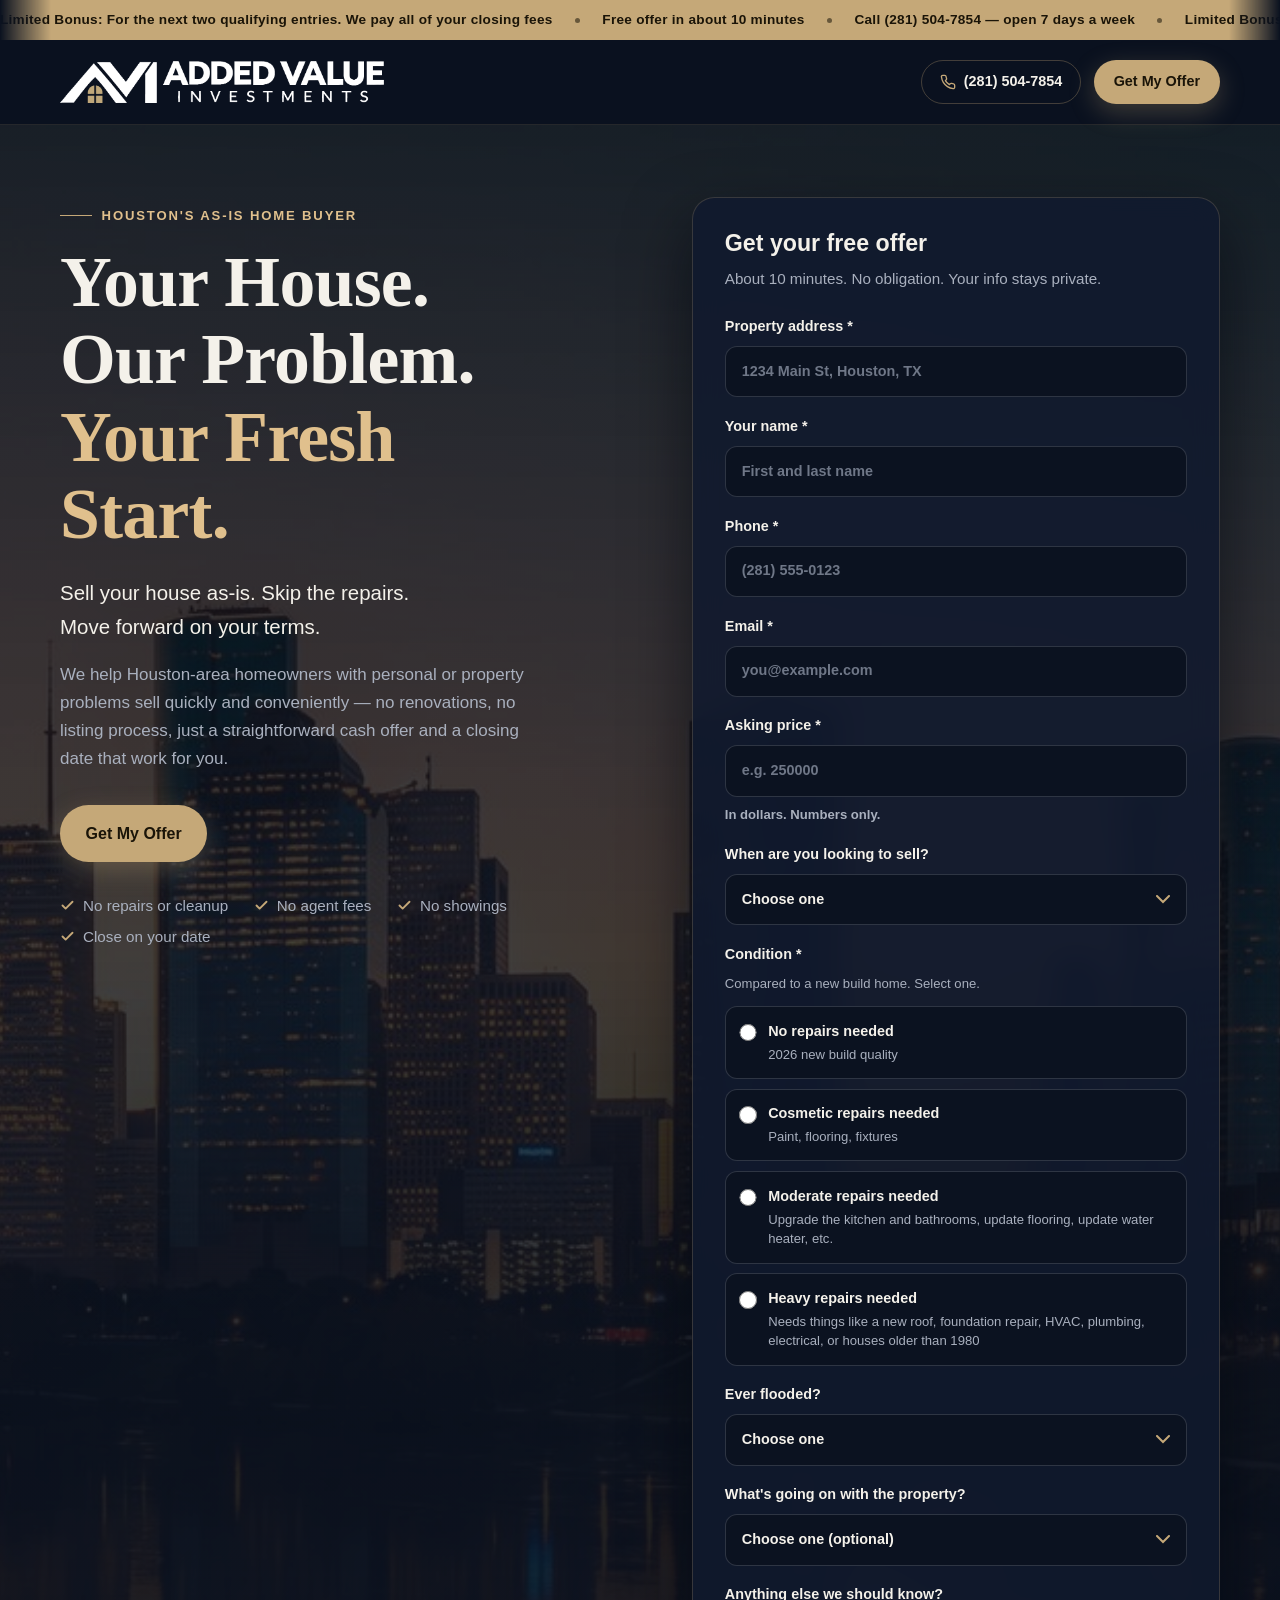
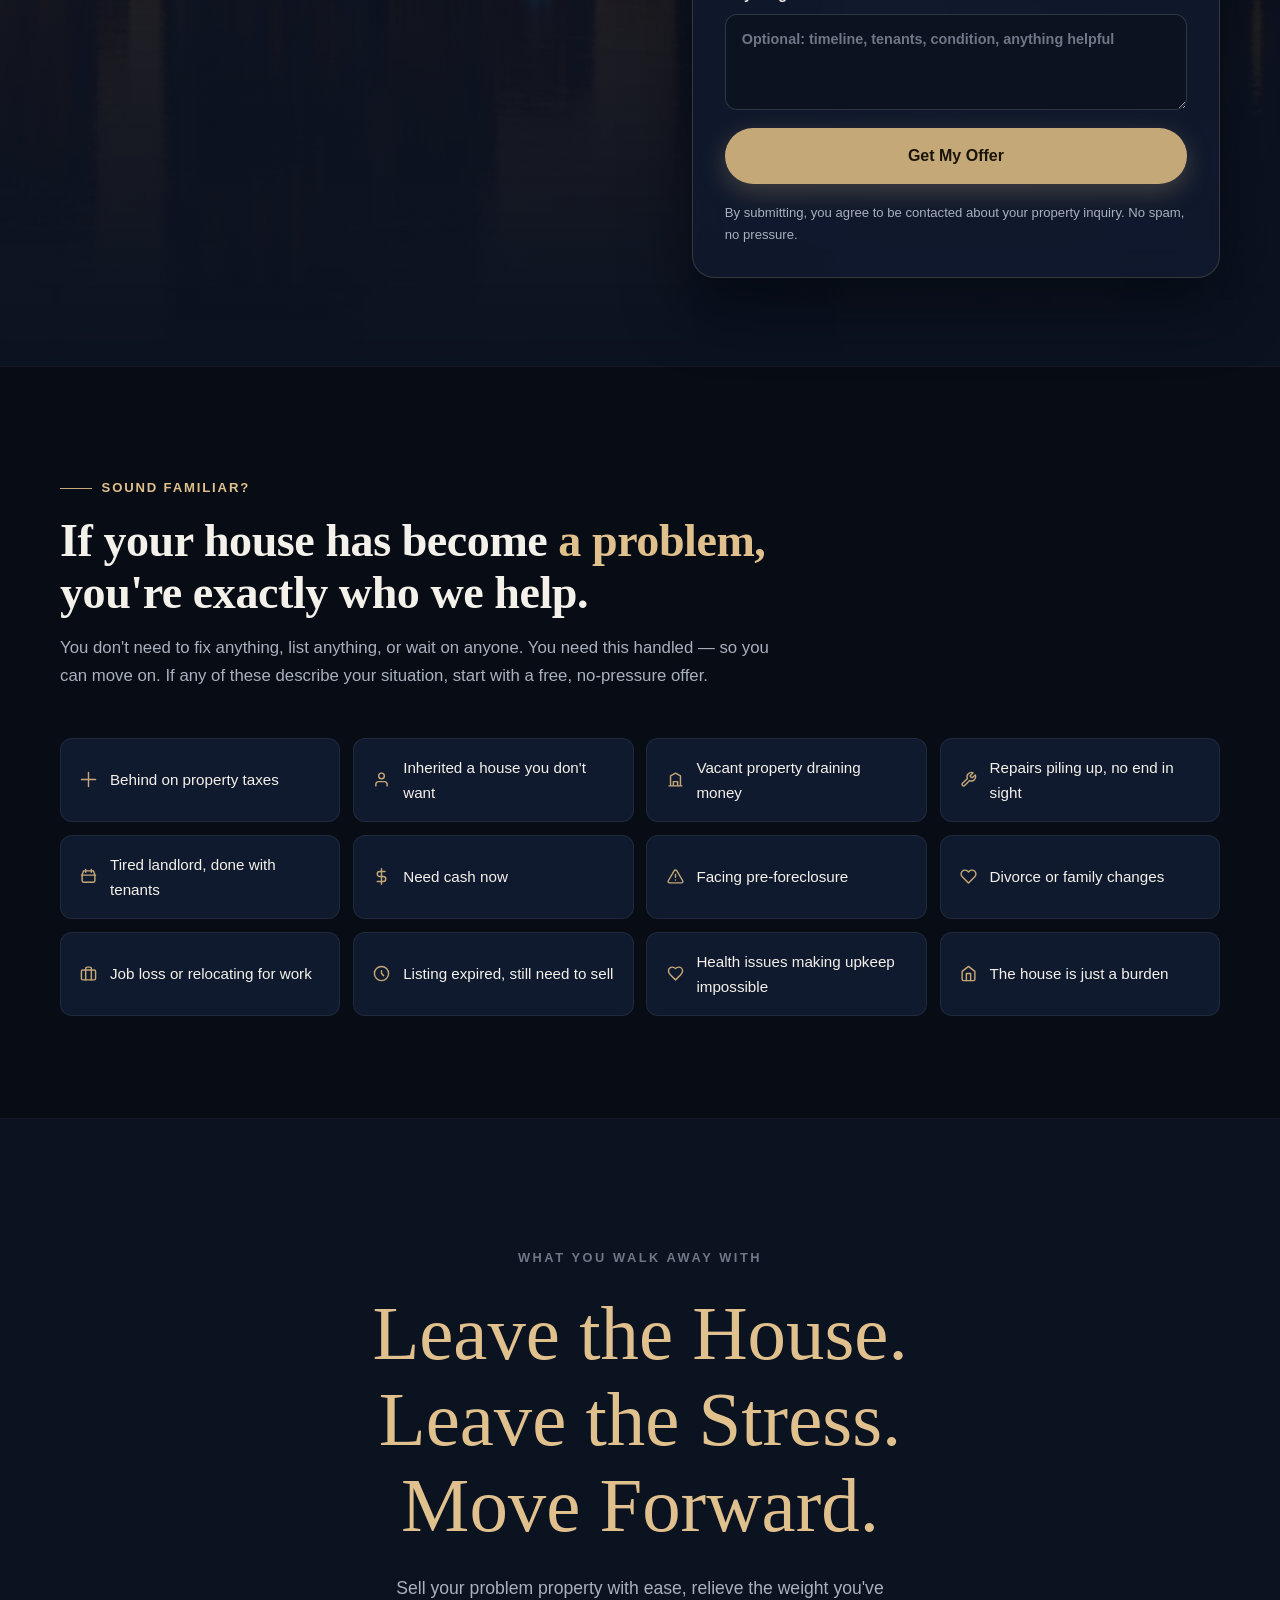
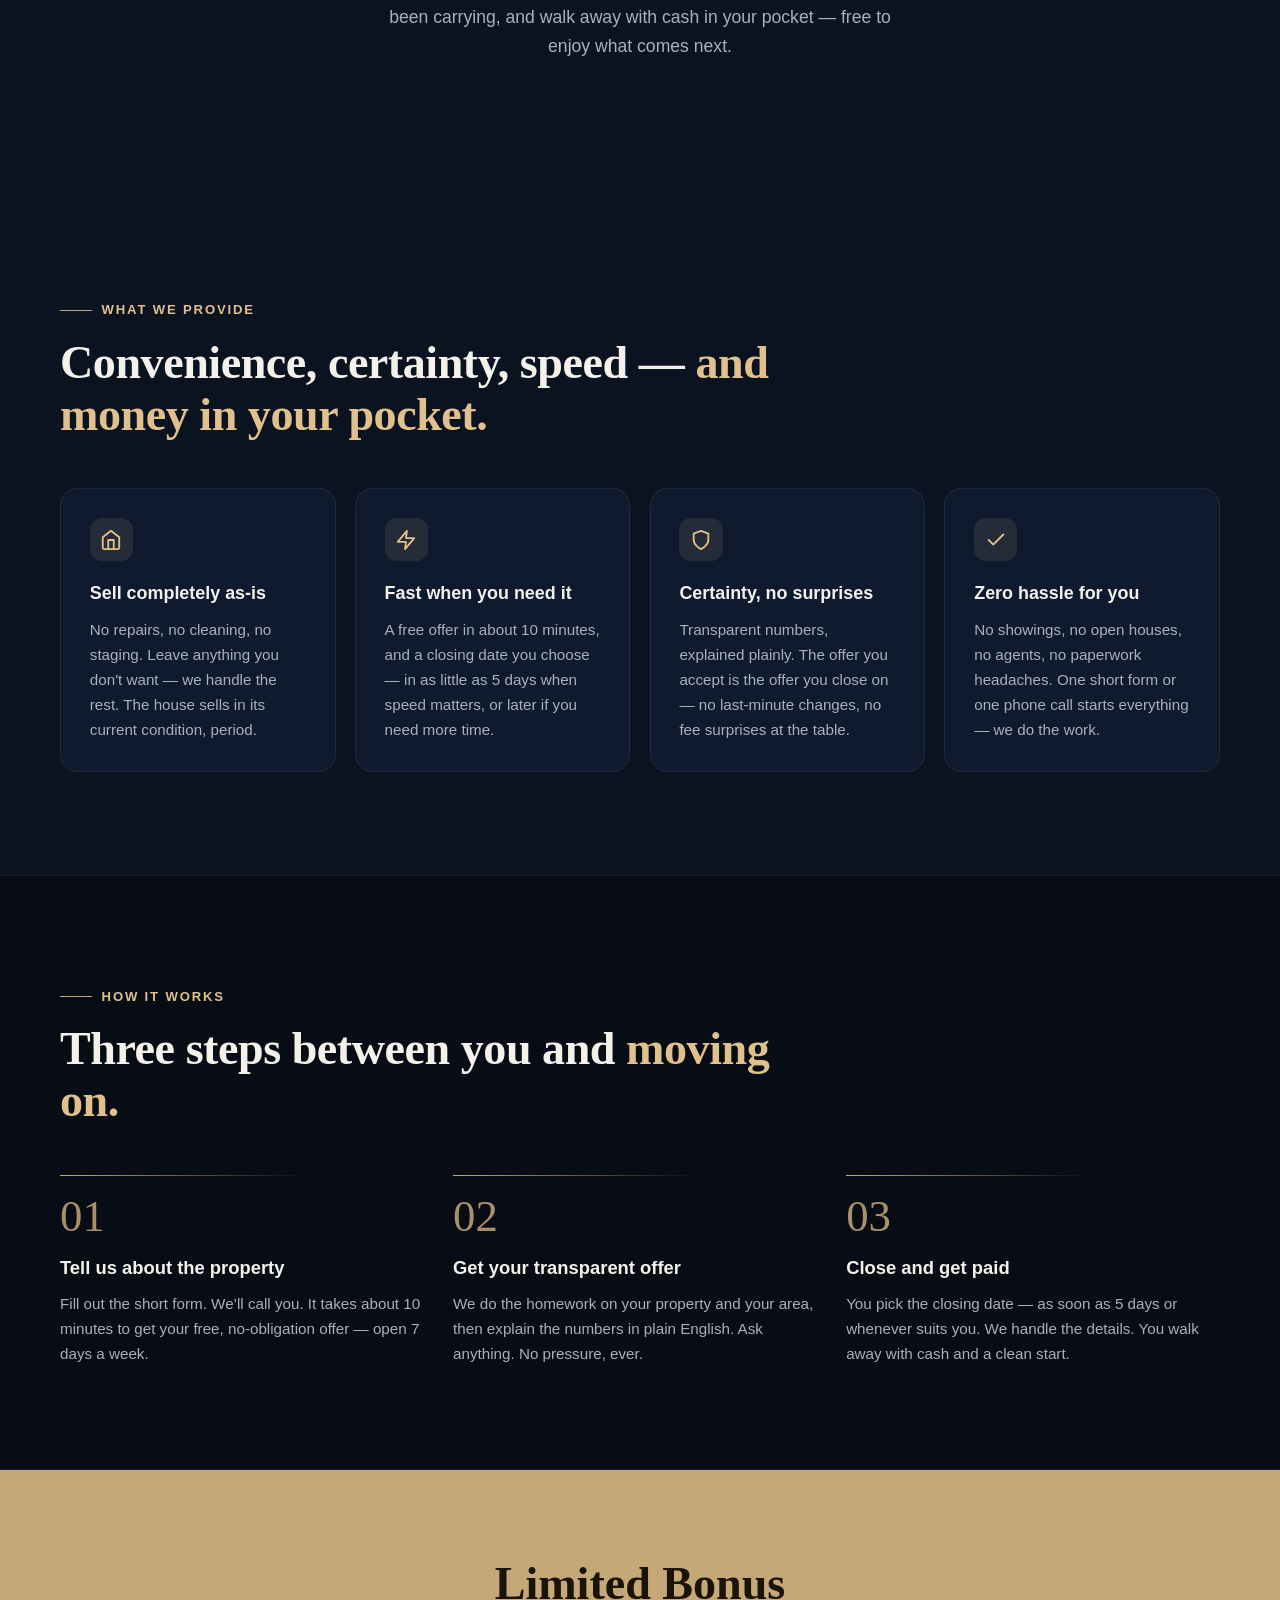
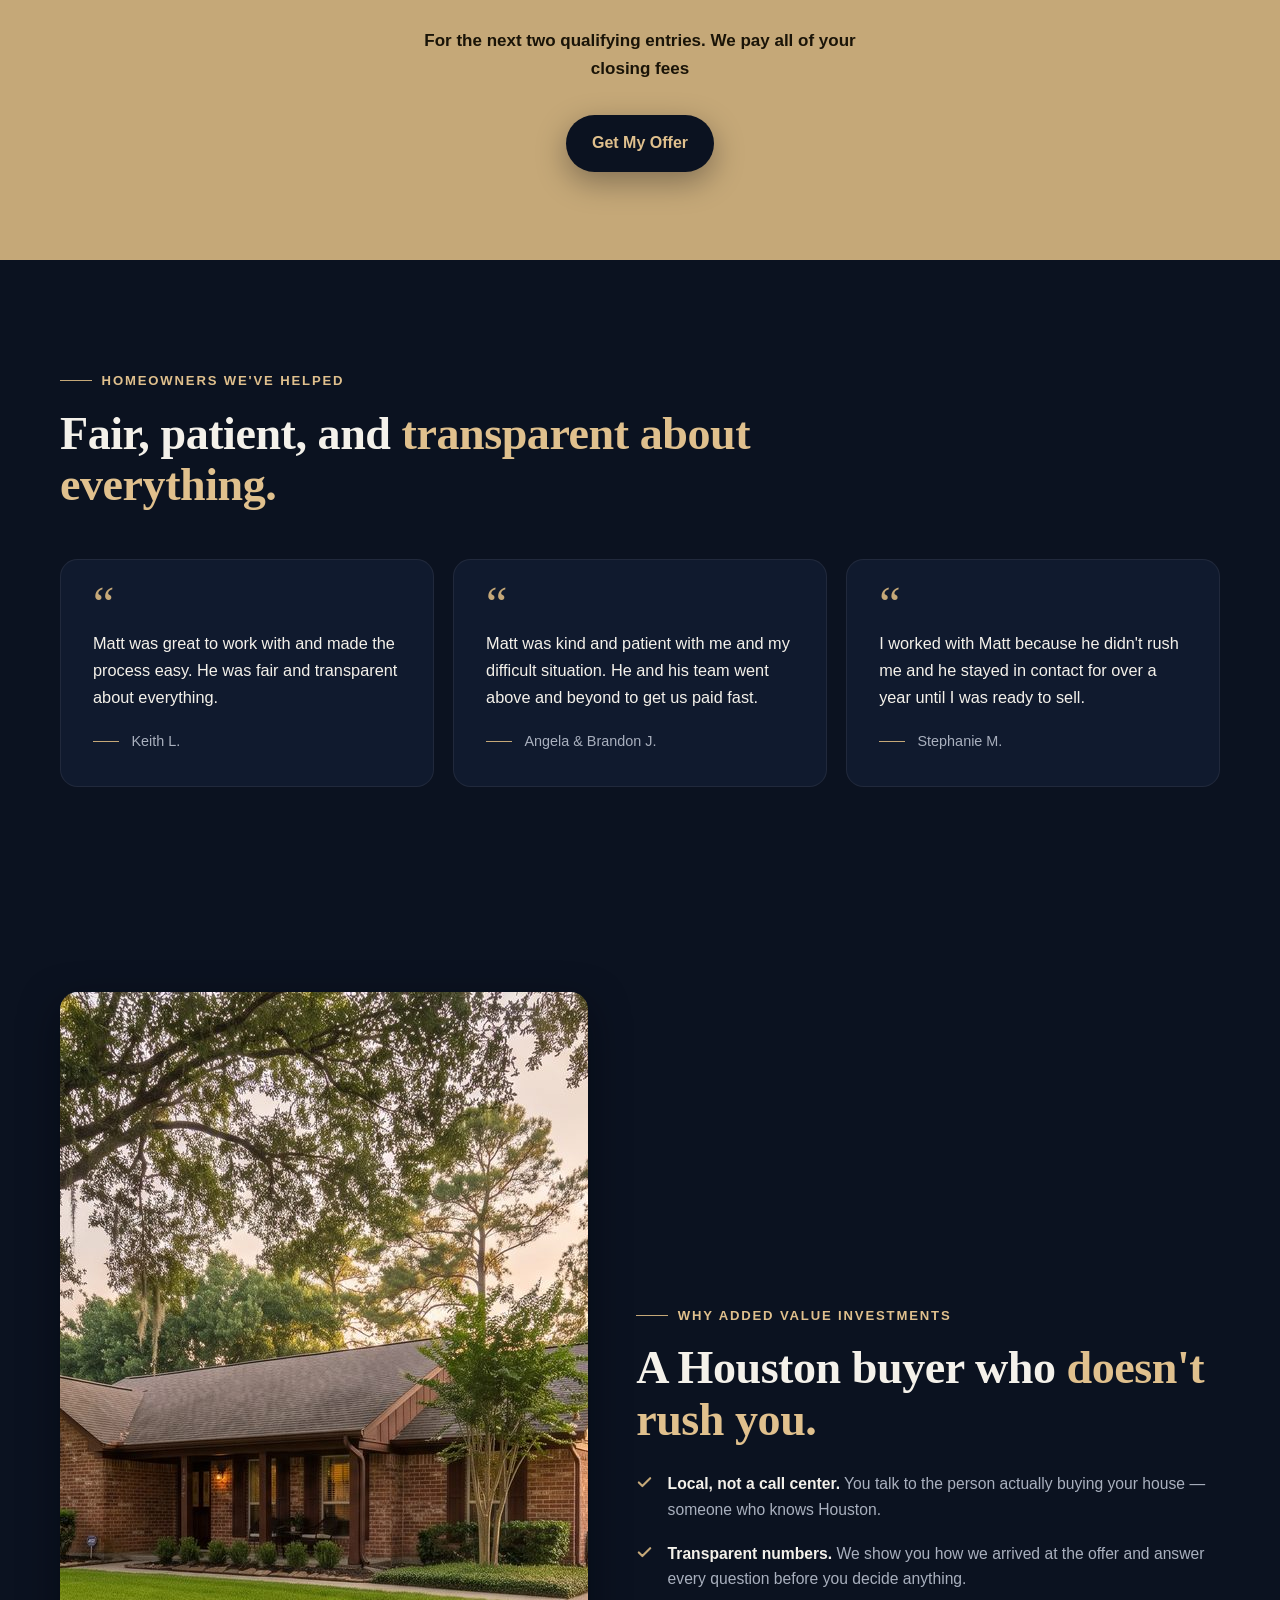
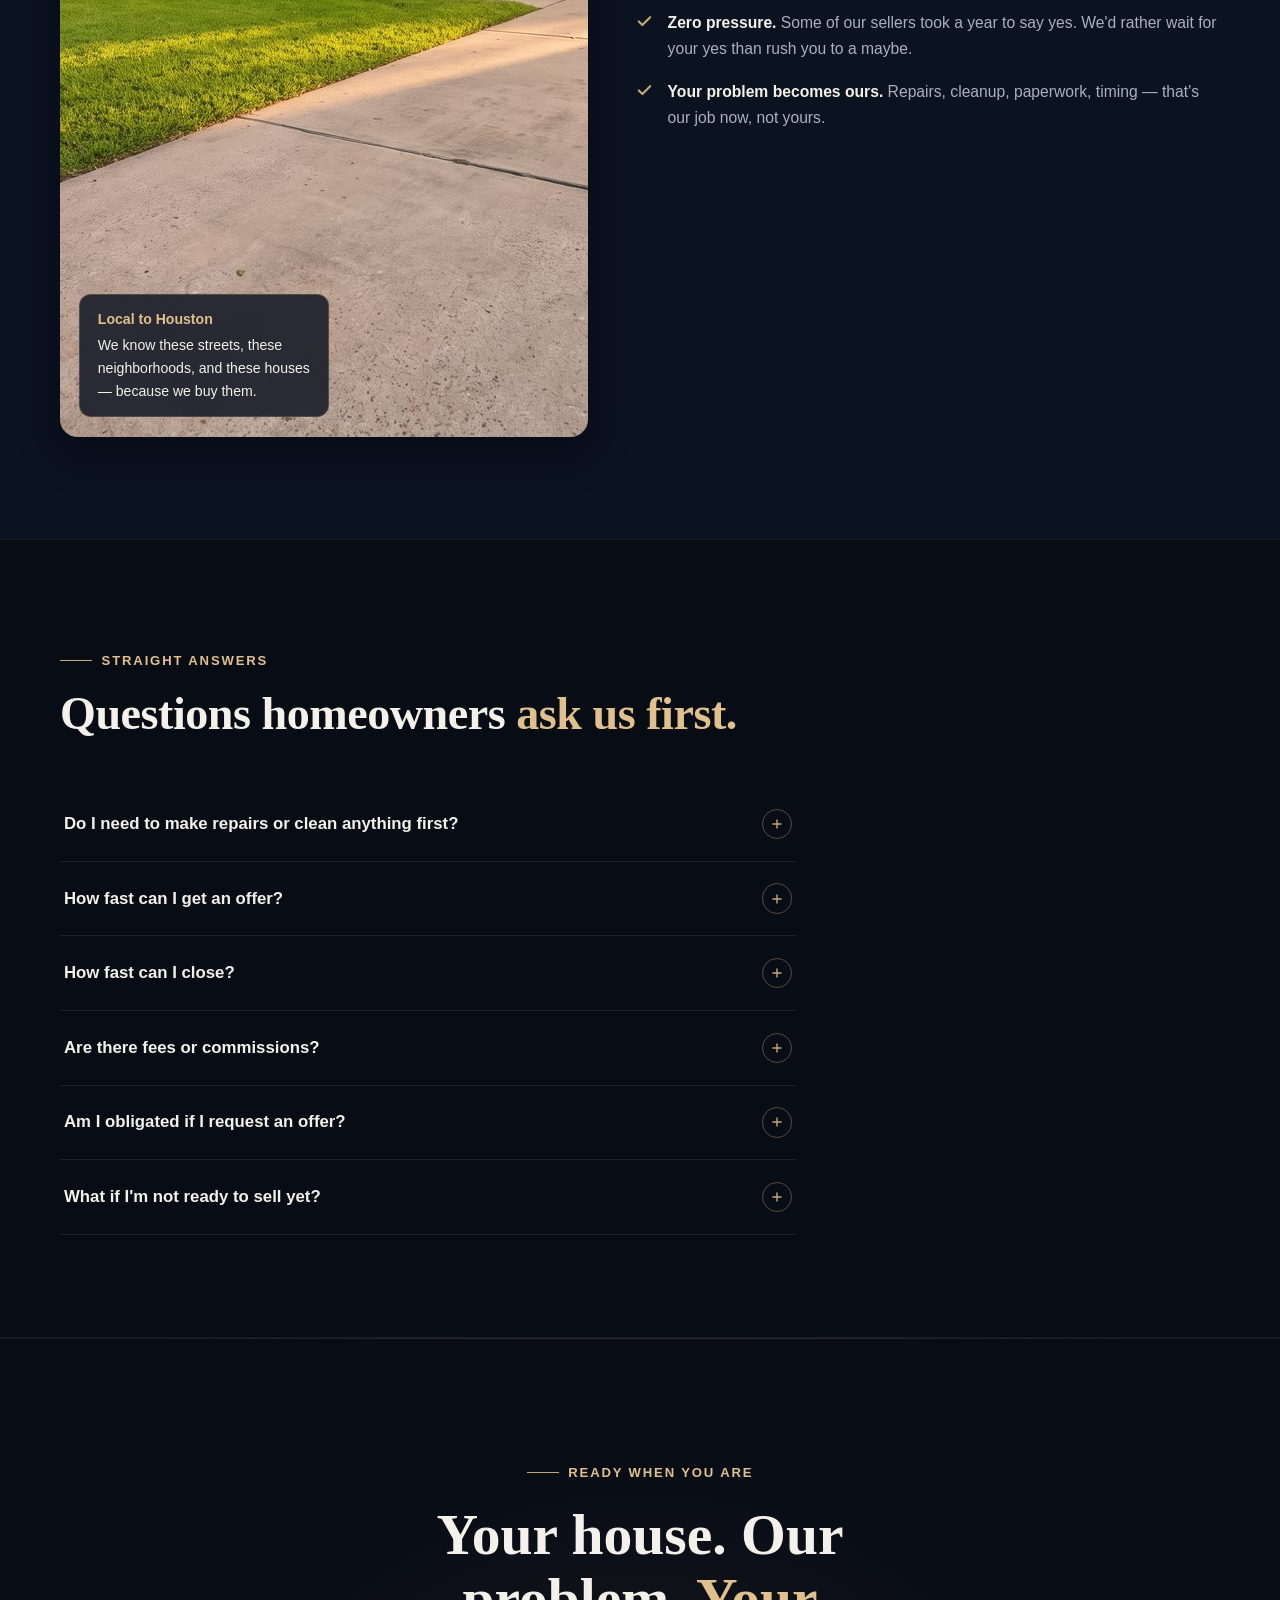
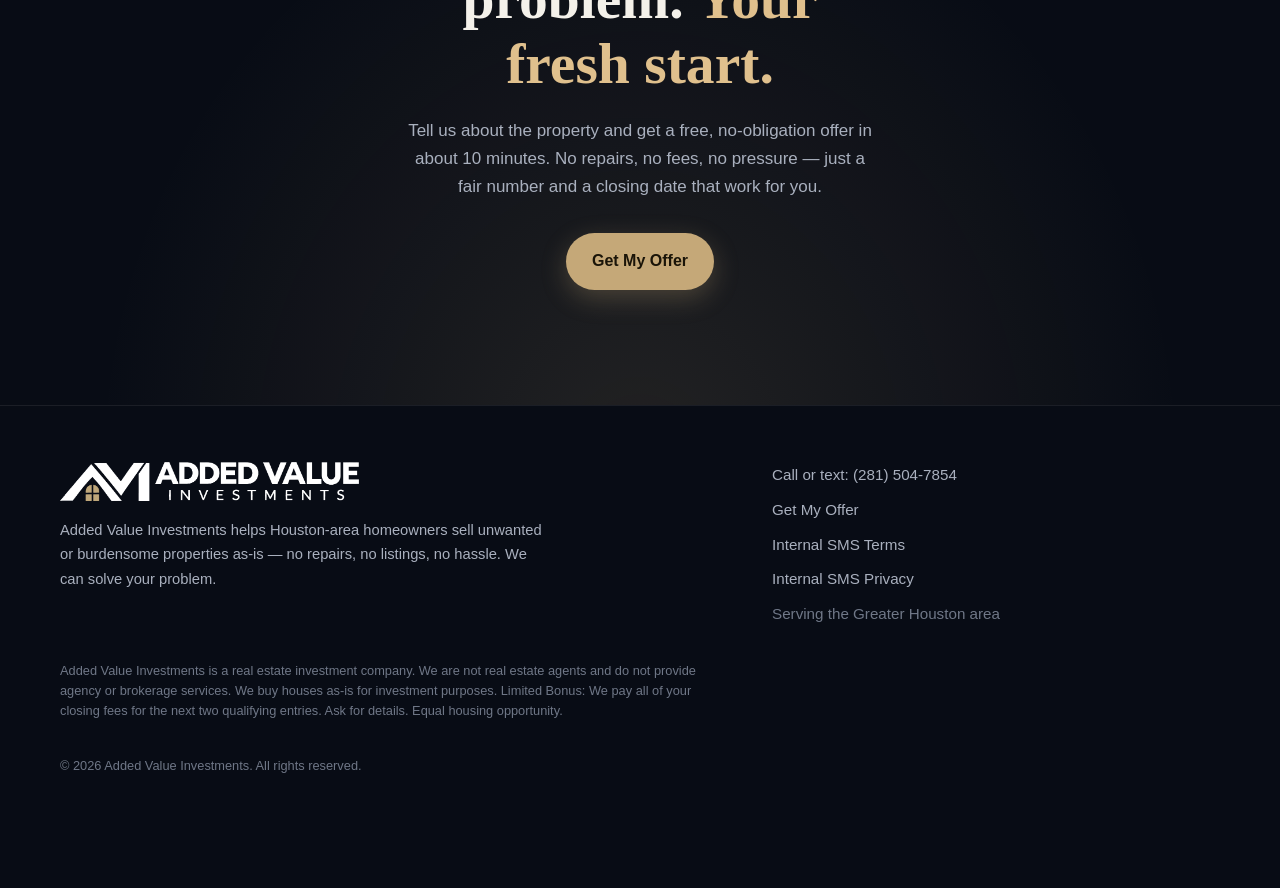
<file: index.html>
<!DOCTYPE html>
<html lang="en">
<head>
  <meta charset="UTF-8" />
  <meta name="viewport" content="width=device-width, initial-scale=1.0" />
  <title>Sell My House Fast in Houston, TX — As-Is, No Fees | Added Value Investments</title>
  <meta name="description" content="Sell your Houston house as-is for cash. No repairs, no showings, no agent fees. Free offer in about 10 minutes. Call (281) 504-7854 — open 7 days a week." />
  <meta name="robots" content="index,follow" />
  <meta name="theme-color" content="#0b1220" />
  <meta property="og:title" content="Sell My House Fast in Houston, TX | Added Value Investments" />
  <meta property="og:description" content="Your house. Our problem. Your fresh start. Sell as-is, skip the repairs, move forward on your terms. Free offer in about 10 minutes." />
  <meta property="og:type" content="website" />
  <meta property="og:locale" content="en_US" />
  <meta name="twitter:card" content="summary_large_image" />
  <meta name="twitter:title" content="Sell My House Fast in Houston, TX | Added Value Investments" />
  <meta name="twitter:description" content="Sell your house as-is. Skip the repairs. Free offer in about 10 minutes. (281) 504-7854." />
  <link rel="canonical" href="https://addedvaluehomebuyers.com/" />
  <link rel="icon" type="image/png" href="assets/avi-logo.png" />
  <link rel="preconnect" href="https://api.fontshare.com" crossorigin />
  <link href="https://api.fontshare.com/v2/css?f[]=general-sans@400,500,600,700&display=swap" rel="stylesheet" />
  <link href="https://api.fontshare.com/v2/css?f[]=zodiak@400,500,700&display=swap" rel="stylesheet" />
  <style>
    :root {
      --navy-0: #080c15;
      --navy-1: #0b1220;
      --navy-2: #101a2e;
      --navy-3: #16223c;
      --gold: #c5a878;
      --gold-bright: #e0c08d;
      --gold-deep: #a8894f;
      --ink: #f4f1ea;
      --ink-muted: #a9b0be;
      --ink-faint: #6f7787;
      --on-gold: #1a1408;
      --radius-md: 0.75rem;
      --radius-lg: 1.1rem;
      --radius-full: 999px;
      --shadow-md: 0 14px 38px rgba(2, 5, 12, 0.5);
      --shadow-lg: 0 26px 64px rgba(2, 5, 12, 0.6);
      --font-body: 'General Sans', 'Segoe UI', sans-serif;
      --font-serif: 'Zodiak', Georgia, serif;
      --content: 1160px;
      --ease: cubic-bezier(0.16, 1, 0.3, 1);
    }
    *, *::before, *::after { box-sizing: border-box; margin: 0; padding: 0; }
    html { scroll-behavior: smooth; -webkit-text-size-adjust: 100%; }
    body {
      min-height: 100vh;
      background: var(--navy-1);
      color: var(--ink);
      font-family: var(--font-body);
      font-size: 1.0625rem;
      line-height: 1.65;
      overflow-x: hidden;
    }
    img { display: block; max-width: 100%; }
    a { color: inherit; text-decoration: none; }
    button, input, textarea, select { font: inherit; }
    button { border: 0; cursor: pointer; }
    :focus-visible { outline: 2px solid var(--gold-bright); outline-offset: 3px; border-radius: 4px; }
    .skip-link {
      position: absolute; left: -999px; top: 0.75rem; z-index: 200;
      background: var(--gold); color: var(--on-gold);
      padding: 0.6rem 1.1rem; border-radius: var(--radius-full); font-weight: 600;
    }
    .skip-link:focus { left: 0.75rem; }
    .container { width: min(calc(100% - 2.5rem), var(--content)); margin-inline: auto; }

    /* ---------- Ticker ---------- */
    .ticker {
      background: var(--gold); color: var(--on-gold);
      overflow: hidden; white-space: nowrap;
      font-size: 0.85rem; font-weight: 600; letter-spacing: 0.02em;
      -webkit-mask-image: linear-gradient(90deg, transparent, #000 4%, #000 96%, transparent);
      mask-image: linear-gradient(90deg, transparent, #000 4%, #000 96%, transparent);
    }
    .ticker-track { display: inline-flex; gap: 0; padding: 0.55rem 0; will-change: transform; }
    .ticker span { display: inline-flex; align-items: center; gap: 1.4rem; padding-right: 1.4rem; }
    .ticker .dot { width: 5px; height: 5px; border-radius: 50%; background: var(--on-gold); opacity: 0.55; flex-shrink: 0; }
    @keyframes ticker-scroll { from { transform: translateX(0); } to { transform: translateX(-50%); } }
    .ticker-track { animation: ticker-scroll 38s linear infinite; }

    /* ---------- Header ---------- */
    .site-header {
      position: sticky; top: 0; z-index: 100;
      background: color-mix(in srgb, var(--navy-1) 86%, transparent);
      backdrop-filter: blur(16px);
      border-bottom: 1px solid rgba(197, 168, 120, 0.14);
    }
    .header-inner { display: flex; align-items: center; justify-content: space-between; gap: 1rem; min-height: 5.25rem; }
    .brand { display: inline-flex; align-items: center; gap: 0.9rem; }
    .brand img { height: 2.6rem; width: auto; }
    .call-chip {
      display: inline-flex; align-items: center; gap: 0.5rem;
      border: 1px solid rgba(197, 168, 120, 0.3); color: var(--ink);
      border-radius: var(--radius-full); padding: 0.55rem 1.1rem;
      font-size: 0.9rem; font-weight: 600; min-height: 44px;
      transition: border-color 180ms var(--ease), color 180ms var(--ease);
    }
    .call-chip svg { flex-shrink: 0; color: var(--gold); }
    .call-chip:hover { border-color: var(--gold); color: var(--gold-bright); }
    .num-alt { display: none; }

    /* ---------- Buttons ---------- */
    .btn {
      display: inline-flex; align-items: center; justify-content: center; gap: 0.55rem;
      min-height: 52px; padding: 0.95rem 1.6rem;
      border-radius: var(--radius-full); font-weight: 700; font-size: 1rem;
      transition: transform 180ms var(--ease), background 180ms var(--ease), box-shadow 180ms var(--ease), border-color 180ms var(--ease);
    }
    .btn:hover { transform: translateY(-2px); }
    .btn-gold { background: var(--gold); color: var(--on-gold); box-shadow: 0 8px 26px rgba(197, 168, 120, 0.28); }
    .btn-gold:hover { background: var(--gold-bright); box-shadow: 0 12px 32px rgba(224, 192, 141, 0.4); }
    .btn-outline { border: 1px solid rgba(244, 241, 234, 0.28); color: var(--ink); }
    .btn-outline:hover { border-color: var(--gold); color: var(--gold-bright); }
    .btn-sm { min-height: 44px; padding: 0.6rem 1.25rem; font-size: 0.9rem; }

    /* ---------- Hero ---------- */
    .hero { position: relative; }
    .hero-bg { position: absolute; inset: 0; z-index: -1; }
    .hero-bg img { width: 100%; height: 100%; object-fit: cover; }
    .hero-bg::after {
      content: ""; position: absolute; inset: 0;
      background:
        linear-gradient(180deg, rgba(8, 12, 21, 0.86) 0%, rgba(11, 18, 32, 0.78) 45%, var(--navy-1) 100%),
        radial-gradient(ellipse at 70% 20%, rgba(197, 168, 120, 0.12), transparent 55%);
    }
    .hero-inner { display: grid; gap: 3rem; padding: 4.5rem 0 5.5rem; align-items: start; }
    .eyebrow {
      display: inline-flex; align-items: center; gap: 0.6rem;
      color: var(--gold-bright); font-size: 0.82rem; font-weight: 700;
      letter-spacing: 0.14em; text-transform: uppercase;
    }
    .eyebrow::before { content: ""; width: 2rem; height: 1px; background: var(--gold); }
    .hero h1 {
      font-family: var(--font-serif);
      font-size: clamp(2.6rem, 5.6vw, 4.6rem);
      line-height: 1.08; letter-spacing: -0.01em;
      margin-top: 1.1rem; max-width: 14ch;
    }
    .hero h1 em { font-style: normal; color: var(--gold-bright); }
    .hero-sub { font-size: clamp(1.1rem, 1.6vw, 1.35rem); color: var(--ink); font-weight: 500; margin-top: 1.4rem; max-width: 34ch; }
    .hero-body { color: var(--ink-muted); margin-top: 1.1rem; max-width: 52ch; }
    .hero-ctas { display: flex; flex-wrap: wrap; gap: 0.9rem; margin-top: 2rem; }
    .hero-trust {
      display: flex; flex-wrap: wrap; gap: 0.4rem 1.6rem;
      margin-top: 1.9rem; list-style: none;
      color: var(--ink-muted); font-size: 0.95rem;
    }
    .hero-trust li { display: flex; align-items: center; gap: 0.5rem; }
    .hero-trust svg { color: var(--gold); flex-shrink: 0; }

    /* ---------- Form ---------- */
    .offer-card {
      background: color-mix(in srgb, var(--navy-2) 88%, transparent);
      border: 1px solid rgba(197, 168, 120, 0.22);
      border-radius: 1.4rem; padding: 2rem;
      box-shadow: var(--shadow-lg);
      backdrop-filter: blur(14px);
      scroll-margin-top: 6.5rem;
    }
    .offer-card h2 { font-size: 1.45rem; line-height: 1.2; }
    .offer-card > p { color: var(--ink-muted); font-size: 0.95rem; margin-top: 0.5rem; }
    .form-grid { display: grid; gap: 1.1rem; margin-top: 1.5rem; }
    label { display: grid; gap: 0.45rem; font-size: 0.9rem; font-weight: 600; }
    input, textarea, select {
      width: 100%; border-radius: var(--radius-md);
      border: 1px solid rgba(169, 176, 190, 0.22);
      background: var(--navy-1); color: var(--ink);
      min-height: 3.2rem; padding: 0.8rem 1rem;
      transition: border-color 180ms var(--ease), box-shadow 180ms var(--ease);
    }
    select { appearance: none; background-image: url("data:image/svg+xml,%3Csvg xmlns='http://www.w3.org/2000/svg' width='14' height='9' viewBox='0 0 14 9'%3E%3Cpath d='M1 1l6 6 6-6' stroke='%23c5a878' stroke-width='2' fill='none' stroke-linecap='round'/%3E%3C/svg%3E"); background-repeat: no-repeat; background-position: right 1rem center; padding-right: 2.6rem; }
    textarea { min-height: 6rem; resize: vertical; }
    input:focus, textarea:focus, select:focus { border-color: var(--gold); box-shadow: 0 0 0 3px rgba(197, 168, 120, 0.18); outline: none; }
    input::placeholder, textarea::placeholder { color: var(--ink-faint); }
    .form-note { color: var(--ink-muted); font-size: 0.82rem; }
    .condition-field { min-width: 0; border: 0; padding: 0; margin: 0; }
    .condition-field legend { font-size: 0.9rem; font-weight: 600; margin-bottom: 0.4rem; }
    .field-hint { color: var(--ink-muted); font-size: 0.82rem; margin-bottom: 0.7rem; }
    .condition-options { display: grid; gap: 0.6rem; }
    .condition-option {
      display: grid; grid-template-columns: 1.1rem minmax(0, 1fr); gap: 0.7rem;
      align-items: start; padding: 0.85rem; border-radius: var(--radius-md);
      border: 1px solid rgba(169, 176, 190, 0.22); background: var(--navy-1);
      cursor: pointer; font-weight: 400; line-height: 1.5;
    }
    .condition-option:has(input:checked) { border-color: var(--gold); background: rgba(197, 168, 120, 0.09); }
    .condition-option input { width: 1.1rem; height: 1.1rem; min-height: 0; padding: 0; margin: 0.2rem 0 0; accent-color: var(--gold); }
    .condition-option strong { display: block; font-weight: 600; }
    .condition-option .repair-description { display: block; color: var(--ink-muted); font-size: 0.82rem; margin-top: 0.15rem; }
    .form-error { color: #e09a9a; font-size: 0.85rem; font-weight: 600; }
    .form-success {
      display: none; text-align: center; padding: 2.2rem 0.5rem;
    }
    .form-success .check {
      width: 4rem; height: 4rem; margin: 0 auto 1.2rem; border-radius: 50%;
      background: rgba(197, 168, 120, 0.14); display: grid; place-items: center; color: var(--gold-bright);
    }
    .form-success h3 { font-size: 1.3rem; }
    .form-success p { color: var(--ink-muted); margin-top: 0.5rem; font-size: 0.95rem; }

    /* ---------- Sections ---------- */
    .section { padding: clamp(4rem, 8vw, 7rem) 0; scroll-margin-top: 5.5rem; }
    .section-head { max-width: 46rem; margin-bottom: 3rem; }
    .section-head h2 {
      font-family: var(--font-serif);
      font-size: clamp(1.9rem, 3.6vw, 3rem); line-height: 1.12;
      margin-top: 1rem; letter-spacing: -0.01em;
    }
    .section-head h2 em { font-style: normal; color: var(--gold-bright); }
    .section-head p { color: var(--ink-muted); margin-top: 1rem; font-size: 1.05rem; }
    .grid-4 { display: grid; gap: 1.2rem; grid-template-columns: repeat(auto-fit, minmax(230px, 1fr)); }
    .card {
      background: var(--navy-2); border: 1px solid rgba(244, 241, 234, 0.07);
      border-radius: var(--radius-lg); padding: 1.8rem;
      transition: transform 220ms var(--ease), border-color 220ms var(--ease);
    }
    .card:hover { transform: translateY(-5px); border-color: rgba(197, 168, 120, 0.35); }
    .card h3 { font-size: 1.12rem; margin-bottom: 0.55rem; }
    .card p { color: var(--ink-muted); font-size: 0.95rem; }
    .card .ico {
      width: 2.7rem; height: 2.7rem; border-radius: var(--radius-md);
      background: rgba(197, 168, 120, 0.12); color: var(--gold-bright);
      display: grid; place-items: center; margin-bottom: 1.1rem;
    }

    /* ---------- Situations ---------- */
    .situations { background: var(--navy-0); border-block: 1px solid rgba(244, 241, 234, 0.06); }
    .chip-grid { display: grid; gap: 0.8rem; grid-template-columns: repeat(auto-fill, minmax(250px, 1fr)); }
    .chip {
      display: flex; align-items: center; gap: 0.8rem;
      background: var(--navy-2); border: 1px solid rgba(244, 241, 234, 0.07);
      border-radius: var(--radius-md); padding: 1rem 1.2rem;
      font-size: 0.95rem; font-weight: 500;
      transition: border-color 200ms var(--ease), transform 200ms var(--ease);
    }
    .chip:hover { border-color: rgba(197, 168, 120, 0.4); transform: translateY(-3px); }
    .chip svg { color: var(--gold); flex-shrink: 0; }

    /* ---------- Statement ---------- */
    .statement { text-align: center; padding: clamp(5rem, 10vw, 8.5rem) 0; }
    .statement p.kicker { color: var(--ink-faint); letter-spacing: 0.2em; text-transform: uppercase; font-size: 0.8rem; font-weight: 600; }
    .statement h2 {
      font-family: var(--font-serif); font-weight: 500;
      font-size: clamp(2.4rem, 6vw, 4.8rem); line-height: 1.12;
      max-width: 18ch; margin: 1.4rem auto 0;
    }
    .statement h2 .fill { color: var(--ink-muted); transition: color 500ms var(--ease); }
    .statement h2 .fill.on { color: var(--gold-bright); }
    .statement p.outcome { color: var(--ink-muted); max-width: 52ch; margin: 1.6rem auto 0; font-size: 1.1rem; }

    /* ---------- Steps ---------- */
    .steps { display: grid; gap: 1.2rem; grid-template-columns: repeat(auto-fit, minmax(250px, 1fr)); counter-reset: step; }
    .step { position: relative; padding-top: 1.2rem; }
    .step::before {
      counter-increment: step; content: "0" counter(step);
      font-family: var(--font-serif); font-size: 2.8rem; color: var(--gold);
      opacity: 0.85; display: block; line-height: 1; margin-bottom: 0.9rem;
    }
    .step::after {
      content: ""; position: absolute; top: 0; left: 0; right: 0; height: 1px;
      background: linear-gradient(90deg, var(--gold), transparent 65%);
    }
    .step h3 { font-size: 1.15rem; margin-bottom: 0.5rem; }
    .step p { color: var(--ink-muted); font-size: 0.95rem; }

    /* ---------- Bonus band ---------- */
    .bonus {
      background: var(--gold); color: var(--on-gold);
      text-align: center; padding: clamp(3.5rem, 7vw, 5.5rem) 0;
    }
    .bonus h2 { font-family: var(--font-serif); font-size: clamp(1.8rem, 3.6vw, 2.9rem); line-height: 1.15; max-width: 22ch; margin-inline: auto; }
    .bonus p { margin-top: 1rem; font-weight: 600; max-width: 46ch; margin-inline: auto; }
    .bonus .btn { margin-top: 2rem; background: var(--navy-1); color: var(--gold-bright); box-shadow: 0 10px 30px rgba(8, 12, 21, 0.35); }
    .bonus .btn:hover { background: var(--navy-0); }

    /* ---------- Testimonials ---------- */
    .quotes { display: grid; gap: 1.2rem; grid-template-columns: repeat(auto-fit, minmax(280px, 1fr)); }
    .quote {
      background: var(--navy-2); border: 1px solid rgba(244, 241, 234, 0.07);
      border-radius: var(--radius-lg); padding: 2rem;
      display: flex; flex-direction: column; gap: 1.2rem;
      transition: transform 220ms var(--ease), border-color 220ms var(--ease);
    }
    .quote:hover { transform: translateY(-5px); border-color: rgba(197, 168, 120, 0.35); }
    .quote .mark { font-family: var(--font-serif); font-size: 3rem; line-height: 0.5; color: var(--gold); height: 1.2rem; }
    .quote blockquote { font-size: 1.02rem; flex-grow: 1; }
    .quote footer { display: flex; align-items: center; gap: 0.8rem; color: var(--ink-muted); font-size: 0.9rem; }
    .quote footer::before { content: ""; width: 1.6rem; height: 1px; background: var(--gold); }

    /* ---------- Why AVI ---------- */
    .why-grid { display: grid; gap: 3rem; align-items: center; }
    .why-photo { position: relative; }
    .why-photo img { border-radius: var(--radius-lg); box-shadow: var(--shadow-md); aspect-ratio: 4 / 3; object-fit: cover; width: 100%; }
    .why-photo .tag {
      position: absolute; left: 1.2rem; bottom: 1.2rem;
      background: color-mix(in srgb, var(--navy-1) 82%, transparent);
      border: 1px solid rgba(197, 168, 120, 0.25);
      backdrop-filter: blur(10px);
      border-radius: var(--radius-md); padding: 0.8rem 1.1rem;
      font-size: 0.88rem; max-width: 250px;
    }
    .why-photo .tag strong { color: var(--gold-bright); display: block; margin-bottom: 0.15rem; }
    .why-list { list-style: none; display: grid; gap: 1.1rem; margin-top: 1.6rem; }
    .why-list li { display: flex; gap: 0.9rem; align-items: flex-start; color: var(--ink-muted); font-size: 0.98rem; }
    .why-list svg { color: var(--gold); flex-shrink: 0; margin-top: 0.2rem; }
    .why-list strong { color: var(--ink); }

    /* ---------- FAQ ---------- */
    .faq { max-width: 46rem; }
    .faq details { border-bottom: 1px solid rgba(244, 241, 234, 0.09); }
    .faq summary {
      list-style: none; cursor: pointer; display: flex; justify-content: space-between; gap: 1rem;
      align-items: center; padding: 1.35rem 0.25rem; font-weight: 600; font-size: 1.05rem;
      transition: color 180ms var(--ease);
    }
    .faq summary::-webkit-details-marker { display: none; }
    .faq summary:hover { color: var(--gold-bright); }
    .faq summary .plus {
      flex-shrink: 0; width: 1.9rem; height: 1.9rem; border-radius: 50%;
      border: 1px solid rgba(197, 168, 120, 0.4); color: var(--gold);
      display: grid; place-items: center; transition: transform 260ms var(--ease), background 260ms var(--ease);
    }
    .faq details[open] .plus { transform: rotate(45deg); background: rgba(197, 168, 120, 0.12); }
    .faq .answer { display: grid; grid-template-rows: 0fr; transition: grid-template-rows 300ms var(--ease); }
    .faq details[open] .answer { grid-template-rows: 1fr; }
    .faq .answer > div { overflow: hidden; }
    .faq .answer p { color: var(--ink-muted); padding: 0 0.25rem 1.4rem; font-size: 0.98rem; max-width: 58ch; }

    /* ---------- Final CTA ---------- */
    .final {
      position: relative; text-align: center;
      padding: clamp(4.5rem, 9vw, 7.5rem) 0;
      background:
        radial-gradient(ellipse at 50% 110%, rgba(197, 168, 120, 0.14), transparent 60%),
        var(--navy-0);
      border-top: 1px solid rgba(244, 241, 234, 0.06);
    }
    .final h2 {
      font-family: var(--font-serif);
      font-size: clamp(2.1rem, 4.6vw, 3.6rem); line-height: 1.12; max-width: 16ch; margin: 1.2rem auto 0;
    }
    .final h2 em { font-style: normal; color: var(--gold-bright); }
    .final p { color: var(--ink-muted); max-width: 50ch; margin: 1.3rem auto 0; }
    .final .hero-ctas { justify-content: center; }
    .final .phone-line { margin-top: 1.6rem; color: var(--ink-muted); font-size: 0.95rem; }

    /* ---------- Footer ---------- */
    .footer { border-top: 1px solid rgba(244, 241, 234, 0.08); padding: 3.5rem 0 7rem; background: var(--navy-0); }
    .footer-grid { display: grid; gap: 2.5rem; }
    .footer img.logo-foot { height: 2.4rem; width: auto; }
    .footer p { color: var(--ink-muted); font-size: 0.92rem; margin-top: 1.1rem; max-width: 60ch; }
    .footer .links { display: grid; gap: 0.6rem; font-size: 0.95rem; }
    .footer .links a { color: var(--ink-muted); transition: color 180ms var(--ease); }
    .footer .links a:hover { color: var(--gold-bright); }
    .footer .disclaimer { color: var(--ink-faint); font-size: 0.8rem; margin-top: 2.2rem; max-width: 90ch; line-height: 1.55; }

    /* ---------- Sticky mobile CTA ---------- */
    .sticky-cta {
      position: fixed; left: 0.75rem; right: 0.75rem; bottom: 0.75rem; z-index: 90;
      display: grid; grid-template-columns: 1fr auto; gap: 0.6rem;
      background: color-mix(in srgb, var(--navy-2) 92%, transparent);
      border: 1px solid rgba(197, 168, 120, 0.28);
      border-radius: var(--radius-lg); padding: 0.65rem;
      box-shadow: var(--shadow-lg); backdrop-filter: blur(16px);
      opacity: 0; visibility: hidden; transform: translateY(12px);
      transition: opacity 280ms var(--ease), visibility 280ms var(--ease), transform 280ms var(--ease);
    }
    .sticky-cta.is-visible { opacity: 1; visibility: visible; transform: translateY(0); }
    .sticky-cta .btn { min-height: 46px; }
    .sticky-cta .btn-call {
      background: transparent; border: 1px solid rgba(197, 168, 120, 0.45); color: var(--gold-bright);
      padding-inline: 1.1rem;
    }
    .sticky-cta .btn-call:hover { border-color: var(--gold); }

    /* ---------- Reveal on scroll ---------- */
    .reveal { opacity: 0; transform: translateY(22px); transition: opacity 650ms var(--ease), transform 650ms var(--ease); }
    .reveal.is-in { opacity: 1; transform: none; }
    .reveal.d1 { transition-delay: 90ms; } .reveal.d2 { transition-delay: 180ms; }
    .reveal.d3 { transition-delay: 270ms; } .reveal.d4 { transition-delay: 360ms; }

    @media (min-width: 940px) {
      .hero-inner { grid-template-columns: 1.05fr 0.95fr; }
      .why-grid { grid-template-columns: 0.95fr 1.05fr; }
      .footer-grid { grid-template-columns: 1.2fr 0.8fr; align-items: start; }
      .sticky-cta { display: none; }
    }
    @media (max-width: 939px) {
      .header-inner .call-chip .num { display: none; }
      .header-inner .call-chip .num-alt { display: inline; }
      .hero-inner { padding-top: 3rem; }
      .sticky-cta { display: grid; }
    }
    @media (max-width: 560px) {
      .header-inner { gap: 0.6rem; }
      .brand img { height: auto; width: clamp(7rem, 33vw, 10rem); }
      .header-inner .call-chip { display: none; }
      .header-inner .btn { white-space: nowrap; }
      .offer-card { padding: 1.5rem; }
      .hero-ctas .btn { width: 100%; }
    }
    @media (prefers-reduced-motion: reduce) {
      html { scroll-behavior: auto; }
      .ticker-track { animation: none; }
      .reveal { opacity: 1; transform: none; transition: none; }
      .btn:hover, .card:hover, .chip:hover, .quote:hover { transform: none; }
      .statement h2 .fill { color: var(--gold-bright); transition: none; }
    }
  </style>
  <script type="application/ld+json">
  {
    "@context": "https://schema.org",
    "@type": "LocalBusiness",
    "name": "Added Value Investments",
    "description": "Houston-area real estate investment company buying houses as-is for cash. No repairs, no agent fees, no showings.",
    "areaServed": "Greater Houston, Texas",
    "telephone": "+1-281-504-7854",
    "url": "https://addedvaluehomebuyers.com/",
    "openingHours": "Mo-Su",
    "knowsAbout": ["sell my house Houston", "sell my house fast Houston", "cash home buyer Houston", "sell house as-is", "inherited house Houston"]
  }
  </script>
  <script type="application/ld+json">
  {
    "@context": "https://schema.org",
    "@type": "FAQPage",
    "mainEntity": [
      { "@type": "Question", "name": "Do I need to make repairs or clean anything first?", "acceptedAnswer": { "@type": "Answer", "text": "No. We buy houses completely as-is. You can leave behind anything you don't want to take with you — no repairs, no cleanup, no prep." } },
      { "@type": "Question", "name": "How fast can I get an offer?", "acceptedAnswer": { "@type": "Answer", "text": "About 10 minutes. Fill out the short form or call (281) 504-7854 and you'll have a free, no-obligation cash offer fast." } },
      { "@type": "Question", "name": "How fast can I close?", "acceptedAnswer": { "@type": "Answer", "text": "You pick the closing date. In many cases we can close in as little as 5 days, or we can work on your timeline if you need more time." } },
      { "@type": "Question", "name": "Are there fees or commissions?", "acceptedAnswer": { "@type": "Answer", "text": "No agent fees or commissions. Limited Bonus: For the next two qualifying entries. We pay all of your closing fees." } },
      { "@type": "Question", "name": "Am I obligated if I request an offer?", "acceptedAnswer": { "@type": "Answer", "text": "No. The offer is free and there's zero obligation. If it's not right for you, no hard feelings — we'll never pressure you." } },
      { "@type": "Question", "name": "What if I'm not ready to sell yet?", "acceptedAnswer": { "@type": "Answer", "text": "That's completely fine. We're happy to answer questions and stay in touch until you're ready. No pressure, ever." } }
    ]
  }
  </script>
</head>
<body>
  <a class="skip-link" href="#main">Skip to content</a>

  <!-- Ticker -->
  <div class="ticker" aria-hidden="true">
    <div class="ticker-track" id="ticker-track">
      <span>Limited Bonus: For the next two qualifying entries. We pay all of your closing fees <i class="dot"></i></span>
      <span>Free offer in about 10 minutes <i class="dot"></i></span>
      <span>Call (281) 504-7854 — open 7 days a week <i class="dot"></i></span>
    </div>
  </div>

  <!-- Header -->
  <header class="site-header">
    <div class="container header-inner">
      <a class="brand" href="#top" aria-label="Added Value Investments — back to top">
        <img src="assets/avi-logo.png" alt="Added Value Investments logo" width="520" height="67" />
      </a>
      <div style="display:flex; align-items:center; gap:0.8rem;">
        <a class="call-chip" href="tel:2815047854" aria-label="Call Added Value Investments at 281-504-7854">
          <svg width="16" height="16" viewBox="0 0 24 24" fill="none" stroke="currentColor" stroke-width="2" stroke-linecap="round" stroke-linejoin="round"><path d="M22 16.92v3a2 2 0 0 1-2.18 2 19.79 19.79 0 0 1-8.63-3.07 19.5 19.5 0 0 1-6-6 19.79 19.79 0 0 1-3.07-8.67A2 2 0 0 1 4.11 2h3a2 2 0 0 1 2 1.72c.127.96.361 1.903.7 2.81a2 2 0 0 1-.45 2.11L8.09 9.91a16 16 0 0 0 6 6l1.27-1.27a2 2 0 0 1 2.11-.45c.907.339 1.85.573 2.81.7A2 2 0 0 1 22 16.92z"/></svg>
          <span class="num">(281) 504-7854</span><span class="num-alt">Call</span>
        </a>
        <a class="btn btn-gold btn-sm" href="#offer-form">Get My Offer</a>
      </div>
    </div>
  </header>

  <main id="main">
    <!-- Hero -->
    <section class="hero" id="top">
      <div class="hero-bg" aria-hidden="true">
        <img src="assets/houston-skyline-hero.jpg" alt="" width="1600" height="893" fetchpriority="high" decoding="async" />
      </div>
      <div class="container hero-inner">
        <div>
          <span class="eyebrow">Houston's as-is home buyer</span>
          <h1>Your House. Our Problem. <em>Your Fresh Start.</em></h1>
          <p class="hero-sub">Sell your house as-is. Skip the repairs. Move forward on your terms.</p>
          <p class="hero-body">We help Houston-area homeowners with personal or property problems sell quickly and conveniently — no renovations, no listing process, just a straightforward cash offer and a closing date that work for you.</p>
          <div class="hero-ctas">
            <a class="btn btn-gold" href="#offer-form">Get My Offer</a>
          </div>
          <ul class="hero-trust">
            <li><svg width="15" height="15" viewBox="0 0 24 24" fill="none" stroke="currentColor" stroke-width="3" stroke-linecap="round" stroke-linejoin="round"><path d="M20 6 9 17l-5-5"/></svg>No repairs or cleanup</li>
            <li><svg width="15" height="15" viewBox="0 0 24 24" fill="none" stroke="currentColor" stroke-width="3" stroke-linecap="round" stroke-linejoin="round"><path d="M20 6 9 17l-5-5"/></svg>No agent fees</li>
            <li><svg width="15" height="15" viewBox="0 0 24 24" fill="none" stroke="currentColor" stroke-width="3" stroke-linecap="round" stroke-linejoin="round"><path d="M20 6 9 17l-5-5"/></svg>No showings</li>
            <li><svg width="15" height="15" viewBox="0 0 24 24" fill="none" stroke="currentColor" stroke-width="3" stroke-linecap="round" stroke-linejoin="round"><path d="M20 6 9 17l-5-5"/></svg>Close on your date</li>
          </ul>
        </div>

        <section class="offer-card" id="offer-form" aria-labelledby="form-title">
          <h2 id="form-title">Get your free offer</h2>
          <p>About 10 minutes. No obligation. Your info stays private.</p>
          <form class="form-grid" id="lead-form" novalidate>
            <label for="f-address">Property address *
              <input id="f-address" name="property_address" type="text" placeholder="1234 Main St, Houston, TX" required autocomplete="street-address" />
            </label>
            <label for="f-name">Your name *
              <input id="f-name" name="name" type="text" placeholder="First and last name" required autocomplete="name" />
            </label>
            <label for="f-phone">Phone *
              <input id="f-phone" name="phone" type="tel" placeholder="(281) 555-0123" required autocomplete="tel" />
            </label>
            <label for="f-email">Email *
              <input id="f-email" name="email" type="email" placeholder="you@example.com" required autocomplete="email" />
            </label>
            <label for="f-price">Asking price *
              <input id="f-price" name="asking_price" type="text" inputmode="numeric" pattern="[0-9]+" placeholder="e.g. 250000" aria-describedby="price-hint" required />
              <span class="form-note" id="price-hint">In dollars. Numbers only.</span>
            </label>
            <label for="f-timeline">When are you looking to sell?
              <select id="f-timeline" name="selling_timeline">
                <option value="">Choose one</option>
                <option>ASAP</option>
                <option>1-3 months</option>
                <option>3-6 months</option>
                <option>6 months plus</option>
              </select>
            </label>
            <fieldset class="condition-field" aria-describedby="condition-hint">
              <legend>Condition *</legend>
              <p class="field-hint" id="condition-hint">Compared to a new build home. Select one.</p>
              <div class="condition-options">
                <label class="condition-option">
                  <input type="radio" name="condition" value="No repairs needed (2026 new build quality)" required />
                  <span><strong>No repairs needed</strong><span class="repair-description">2026 new build quality</span></span>
                </label>
                <label class="condition-option">
                  <input type="radio" name="condition" value="Cosmetic repairs needed (paint, and flooring, fixtures)" required />
                  <span><strong>Cosmetic repairs needed</strong><span class="repair-description">Paint, flooring, fixtures</span></span>
                </label>
                <label class="condition-option">
                  <input type="radio" name="condition" value="Moderate repairs needed (upgrade the kitchen and bathrooms, update flooring, update water heater, etc.)" required />
                  <span><strong>Moderate repairs needed</strong><span class="repair-description">Upgrade the kitchen and bathrooms, update flooring, update water heater, etc.</span></span>
                </label>
                <label class="condition-option">
                  <input type="radio" name="condition" value="Heavy repairs needed (needs things like a new roof, foundation repair, hvac, plumbing, electrical, or houses older than 1980)" required />
                  <span><strong>Heavy repairs needed</strong><span class="repair-description">Needs things like a new roof, foundation repair, HVAC, plumbing, electrical, or houses older than 1980</span></span>
                </label>
              </div>
            </fieldset>
            <label for="f-flooded">Ever flooded?
              <select id="f-flooded" name="ever_flooded">
                <option value="">Choose one</option>
                <option>Yes</option>
                <option>No</option>
              </select>
            </label>
            <label for="f-situation">What's going on with the property?
              <select id="f-situation" name="situation">
                <option value="">Choose one (optional)</option>
                <option>Inherited property</option>
                <option>Behind on taxes</option>
                <option>Pre-foreclosure</option>
                <option>Vacant property</option>
                <option>Tired of being a landlord</option>
                <option>Repairs too costly</option>
                <option>Divorce</option>
                <option>Job loss or relocation</option>
                <option>Expired listing</option>
                <option>Other</option>
              </select>
            </label>
            <label for="f-details">Anything else we should know?
              <textarea id="f-details" name="details" placeholder="Optional: timeline, tenants, condition, anything helpful"></textarea>
            </label>
            <input type="hidden" name="_subject" value="New Offer Request — AddedValueHomeBuyers.com" />
            <input type="hidden" name="_template" value="table" />
            <input type="hidden" name="_next" value="https://addedvaluehomebuyers.pplx.app/?sent=1" />
            <input type="text" name="_honey" style="display:none" tabindex="-1" autocomplete="off" aria-hidden="true" />
            <button class="btn btn-gold" type="submit" id="lead-submit" disabled>Get My Offer</button>
            <p class="form-note">By submitting, you agree to be contacted about your property inquiry. No spam, no pressure.</p>
            <p class="form-error" id="form-error" hidden>Something went wrong sending your request. Please call or text (281) 504-7854 — we're open 7 days a week.</p>
          </form>
          <div class="form-success" id="form-success" role="status">
            <div class="check">
              <svg width="34" height="34" viewBox="0 0 24 24" fill="none" stroke="currentColor" stroke-width="2.4" stroke-linecap="round" stroke-linejoin="round"><path d="M20 6 9 17l-5-5"/></svg>
            </div>
            <h3>Request received.</h3>
            <p>Thanks — we're on it. Expect a call from (281) 504-7854 shortly. Prefer to talk now? <a href="tel:2815047854" style="color:var(--gold-bright); font-weight:600;">Call us</a> — we're open 7 days a week.</p>
          </div>
        </section>
      </div>
    </section>

    <!-- Situations -->
    <section class="section situations" id="situations">
      <div class="container">
        <div class="section-head reveal">
          <span class="eyebrow">Sound familiar?</span>
          <h2>If your house has become <em>a problem,</em> you're exactly who we help.</h2>
          <p>You don't need to fix anything, list anything, or wait on anyone. You need this handled — so you can move on. If any of these describe your situation, start with a free, no-pressure offer.</p>
        </div>
        <div class="chip-grid">
          <div class="chip reveal"><svg width="17" height="17" viewBox="0 0 24 24" fill="none" stroke="currentColor" stroke-width="2" stroke-linecap="round" stroke-linejoin="round"><path d="M12 2v20M2 12h20"/></svg>Behind on property taxes</div>
          <div class="chip reveal d1"><svg width="17" height="17" viewBox="0 0 24 24" fill="none" stroke="currentColor" stroke-width="2" stroke-linecap="round" stroke-linejoin="round"><path d="M20 21v-2a4 4 0 0 0-4-4H8a4 4 0 0 0-4 4v2"/><circle cx="12" cy="7" r="4"/></svg>Inherited a house you don't want</div>
          <div class="chip reveal d2"><svg width="17" height="17" viewBox="0 0 24 24" fill="none" stroke="currentColor" stroke-width="2" stroke-linecap="round" stroke-linejoin="round"><path d="M3 21h18M5 21V7l7-4 7 4v14M9 21v-6h6v6"/></svg>Vacant property draining money</div>
          <div class="chip reveal d3"><svg width="17" height="17" viewBox="0 0 24 24" fill="none" stroke="currentColor" stroke-width="2" stroke-linecap="round" stroke-linejoin="round"><path d="M14.7 6.3a1 1 0 0 0 0 1.4l1.6 1.6a1 1 0 0 0 1.4 0l3.77-3.77a6 6 0 0 1-7.94 7.94l-6.91 6.91a2.12 2.12 0 0 1-3-3l6.91-6.91a6 6 0 0 1 7.94-7.94l-3.76 3.76z"/></svg>Repairs piling up, no end in sight</div>
          <div class="chip reveal"><svg width="17" height="17" viewBox="0 0 24 24" fill="none" stroke="currentColor" stroke-width="2" stroke-linecap="round" stroke-linejoin="round"><path d="M8 2v4M16 2v4M2 10h20M5 4h14l2 6v8a2 2 0 0 1-2 2H5a2 2 0 0 1-2-2v-8z"/></svg>Tired landlord, done with tenants</div>
          <div class="chip reveal d1"><svg width="17" height="17" viewBox="0 0 24 24" fill="none" stroke="currentColor" stroke-width="2" stroke-linecap="round" stroke-linejoin="round"><path d="M12 1v22M17 5H9.5a3.5 3.5 0 0 0 0 7h5a3.5 3.5 0 0 1 0 7H6"/></svg>Need cash now</div>
          <div class="chip reveal d2"><svg width="17" height="17" viewBox="0 0 24 24" fill="none" stroke="currentColor" stroke-width="2" stroke-linecap="round" stroke-linejoin="round"><path d="M10.29 3.86 1.82 18a2 2 0 0 0 1.71 3h16.94a2 2 0 0 0 1.71-3L13.71 3.86a2 2 0 0 0-3.42 0z"/><path d="M12 9v4M12 17h.01"/></svg>Facing pre-foreclosure</div>
          <div class="chip reveal d3"><svg width="17" height="17" viewBox="0 0 24 24" fill="none" stroke="currentColor" stroke-width="2" stroke-linecap="round" stroke-linejoin="round"><path d="M20.84 4.61a5.5 5.5 0 0 0-7.78 0L12 5.67l-1.06-1.06a5.5 5.5 0 0 0-7.78 7.78l1.06 1.06L12 21.23l7.78-7.78 1.06-1.06a5.5 5.5 0 0 0 0-7.78z"/></svg>Divorce or family changes</div>
          <div class="chip reveal"><svg width="17" height="17" viewBox="0 0 24 24" fill="none" stroke="currentColor" stroke-width="2" stroke-linecap="round" stroke-linejoin="round"><rect x="2" y="7" width="20" height="14" rx="2"/><path d="M16 21V5a2 2 0 0 0-2-2h-4a2 2 0 0 0-2 2v16"/></svg>Job loss or relocating for work</div>
          <div class="chip reveal d1"><svg width="17" height="17" viewBox="0 0 24 24" fill="none" stroke="currentColor" stroke-width="2" stroke-linecap="round" stroke-linejoin="round"><circle cx="12" cy="12" r="10"/><path d="M12 8v4l3 3"/></svg>Listing expired, still need to sell</div>
          <div class="chip reveal d2"><svg width="17" height="17" viewBox="0 0 24 24" fill="none" stroke="currentColor" stroke-width="2" stroke-linecap="round" stroke-linejoin="round"><path d="M19 14c1.49-1.46 3-3.21 3-5.5A5.5 5.5 0 0 0 16.5 3c-1.76 0-3 .5-4.5 2-1.5-1.5-2.74-2-4.5-2A5.5 5.5 0 0 0 2 8.5c0 2.3 1.5 4.05 3 5.5l7 7Z"/></svg>Health issues making upkeep impossible</div>
          <div class="chip reveal d3"><svg width="17" height="17" viewBox="0 0 24 24" fill="none" stroke="currentColor" stroke-width="2" stroke-linecap="round" stroke-linejoin="round"><path d="M3 9l9-7 9 7v11a2 2 0 0 1-2 2H5a2 2 0 0 1-2-2z"/><path d="M9 22V12h6v10"/></svg>The house is just a burden</div>
        </div>
      </div>
    </section>

    <!-- Statement -->
    <section class="statement section" aria-label="Our promise">
      <div class="container">
        <p class="kicker reveal">What you walk away with</p>
        <h2 id="statement-text" class="reveal d1">
          <span class="fill">Leave the House.</span><br />
          <span class="fill">Leave the Stress.</span><br />
          <span class="fill">Move Forward.</span>
        </h2>
        <p class="outcome reveal d2">Sell your problem property with ease, relieve the weight you've been carrying, and walk away with cash in your pocket — free to enjoy what comes next.</p>
      </div>
    </section>

    <!-- Benefits -->
    <section class="section" id="benefits">
      <div class="container">
        <div class="section-head reveal">
          <span class="eyebrow">What we provide</span>
          <h2>Convenience, certainty, speed — <em>and money in your pocket.</em></h2>
        </div>
        <div class="grid-4">
          <article class="card reveal">
            <div class="ico"><svg width="22" height="22" viewBox="0 0 24 24" fill="none" stroke="currentColor" stroke-width="2" stroke-linecap="round" stroke-linejoin="round"><path d="M3 9l9-7 9 7v11a2 2 0 0 1-2 2H5a2 2 0 0 1-2-2z"/><path d="M9 22V12h6v10"/></svg></div>
            <h3>Sell completely as-is</h3>
            <p>No repairs, no cleaning, no staging. Leave anything you don't want — we handle the rest. The house sells in its current condition, period.</p>
          </article>
          <article class="card reveal d1">
            <div class="ico"><svg width="22" height="22" viewBox="0 0 24 24" fill="none" stroke="currentColor" stroke-width="2" stroke-linecap="round" stroke-linejoin="round"><path d="M13 2 3 14h9l-1 8 10-12h-9l1-8z"/></svg></div>
            <h3>Fast when you need it</h3>
            <p>A free offer in about 10 minutes, and a closing date you choose — in as little as 5 days when speed matters, or later if you need more time.</p>
          </article>
          <article class="card reveal d2">
            <div class="ico"><svg width="22" height="22" viewBox="0 0 24 24" fill="none" stroke="currentColor" stroke-width="2" stroke-linecap="round" stroke-linejoin="round"><path d="M12 22s8-4 8-10V5l-8-3-8 3v7c0 6 8 10 8 10z"/></svg></div>
            <h3>Certainty, no surprises</h3>
            <p>Transparent numbers, explained plainly. The offer you accept is the offer you close on — no last-minute changes, no fee surprises at the table.</p>
          </article>
          <article class="card reveal d3">
            <div class="ico"><svg width="22" height="22" viewBox="0 0 24 24" fill="none" stroke="currentColor" stroke-width="2" stroke-linecap="round" stroke-linejoin="round"><path d="M20 6 9 17l-5-5"/></svg></div>
            <h3>Zero hassle for you</h3>
            <p>No showings, no open houses, no agents, no paperwork headaches. One short form or one phone call starts everything — we do the work.</p>
          </article>
        </div>
      </div>
    </section>

    <!-- Steps -->
    <section class="section" id="how-it-works" style="background: var(--navy-0); border-block: 1px solid rgba(244,241,234,0.06);">
      <div class="container">
        <div class="section-head reveal">
          <span class="eyebrow">How it works</span>
          <h2>Three steps between you and <em>moving on.</em></h2>
        </div>
        <div class="steps">
          <article class="step reveal">
            <h3>Tell us about the property</h3>
            <p>Fill out the short form. We’ll call you. It takes about 10 minutes to get your free, no-obligation offer — open 7 days a week.</p>
          </article>
          <article class="step reveal d1">
            <h3>Get your transparent offer</h3>
            <p>We do the homework on your property and your area, then explain the numbers in plain English. Ask anything. No pressure, ever.</p>
          </article>
          <article class="step reveal d2">
            <h3>Close and get paid</h3>
            <p>You pick the closing date — as soon as 5 days or whenever suits you. We handle the details. You walk away with cash and a clean start.</p>
          </article>
        </div>
      </div>
    </section>

    <!-- Bonus band -->
    <section class="bonus" aria-label="Limited bonus offer">
      <div class="container">
        <h2 class="reveal">Limited Bonus</h2>
        <p class="reveal d1">For the next two qualifying entries. We pay all of your closing fees</p>
        <a class="btn reveal d2" href="#offer-form">Get My Offer</a>
      </div>
    </section>

    <!-- Testimonials -->
    <section class="section" id="reviews">
      <div class="container">
        <div class="section-head reveal">
          <span class="eyebrow">Homeowners we've helped</span>
          <h2>Fair, patient, and <em>transparent about everything.</em></h2>
        </div>
        <div class="quotes">
          <figure class="quote reveal">
            <div class="mark" aria-hidden="true">&ldquo;</div>
            <blockquote>Matt was great to work with and made the process easy. He was fair and transparent about everything.</blockquote>
            <footer>Keith L.</footer>
          </figure>
          <figure class="quote reveal d1">
            <div class="mark" aria-hidden="true">&ldquo;</div>
            <blockquote>Matt was kind and patient with me and my difficult situation. He and his team went above and beyond to get us paid fast.</blockquote>
            <footer>Angela & Brandon J.</footer>
          </figure>
          <figure class="quote reveal d2">
            <div class="mark" aria-hidden="true">&ldquo;</div>
            <blockquote>I worked with Matt because he didn't rush me and he stayed in contact for over a year until I was ready to sell.</blockquote>
            <footer>Stephanie M.</footer>
          </figure>
        </div>
      </div>
    </section>

    <!-- Why AVI -->
    <section class="section" id="why-avi">
      <div class="container why-grid">
        <aside class="why-photo reveal">
          <img src="assets/houston-home-exterior.jpg" alt="Brick ranch-style home in a Houston-area neighborhood" width="1400" height="1045" loading="lazy" decoding="async" />
          <div class="tag"><strong>Local to Houston</strong>We know these streets, these neighborhoods, and these houses — because we buy them.</div>
        </aside>
        <div>
          <div class="section-head reveal" style="margin-bottom:0;">
            <span class="eyebrow">Why Added Value Investments</span>
            <h2>A Houston buyer who <em>doesn't rush you.</em></h2>
          </div>
          <ul class="why-list">
            <li class="reveal"><svg width="17" height="17" viewBox="0 0 24 24" fill="none" stroke="currentColor" stroke-width="3" stroke-linecap="round" stroke-linejoin="round"><path d="M20 6 9 17l-5-5"/></svg><span><strong>Local, not a call center.</strong> You talk to the person actually buying your house — someone who knows Houston.</span></li>
            <li class="reveal d1"><svg width="17" height="17" viewBox="0 0 24 24" fill="none" stroke="currentColor" stroke-width="3" stroke-linecap="round" stroke-linejoin="round"><path d="M20 6 9 17l-5-5"/></svg><span><strong>Transparent numbers.</strong> We show you how we arrived at the offer and answer every question before you decide anything.</span></li>
            <li class="reveal d2"><svg width="17" height="17" viewBox="0 0 24 24" fill="none" stroke="currentColor" stroke-width="3" stroke-linecap="round" stroke-linejoin="round"><path d="M20 6 9 17l-5-5"/></svg><span><strong>Zero pressure.</strong> Some of our sellers took a year to say yes. We'd rather wait for your yes than rush you to a maybe.</span></li>
            <li class="reveal d3"><svg width="17" height="17" viewBox="0 0 24 24" fill="none" stroke="currentColor" stroke-width="3" stroke-linecap="round" stroke-linejoin="round"><path d="M20 6 9 17l-5-5"/></svg><span><strong>Your problem becomes ours.</strong> Repairs, cleanup, paperwork, timing — that's our job now, not yours.</span></li>
          </ul>
        </div>
      </div>
    </section>

    <!-- FAQ -->
    <section class="section" id="faq" style="background: var(--navy-0); border-block: 1px solid rgba(244,241,234,0.06);">
      <div class="container">
        <div class="section-head reveal">
          <span class="eyebrow">Straight answers</span>
          <h2>Questions homeowners <em>ask us first.</em></h2>
        </div>
        <div class="faq reveal">
          <details>
            <summary>Do I need to make repairs or clean anything first?<span class="plus" aria-hidden="true"><svg width="14" height="14" viewBox="0 0 24 24" fill="none" stroke="currentColor" stroke-width="2.4" stroke-linecap="round"><path d="M12 5v14M5 12h14"/></svg></span></summary>
            <div class="answer"><div><p>No. We buy houses completely as-is. You can leave behind anything you don't want to take with you — no repairs, no cleanup, no prep.</p></div></div>
          </details>
          <details>
            <summary>How fast can I get an offer?<span class="plus" aria-hidden="true"><svg width="14" height="14" viewBox="0 0 24 24" fill="none" stroke="currentColor" stroke-width="2.4" stroke-linecap="round"><path d="M12 5v14M5 12h14"/></svg></span></summary>
            <div class="answer"><div><p>About 10 minutes. Fill out the short form or call (281) 504-7854 and you'll have a free, no-obligation cash offer fast.</p></div></div>
          </details>
          <details>
            <summary>How fast can I close?<span class="plus" aria-hidden="true"><svg width="14" height="14" viewBox="0 0 24 24" fill="none" stroke="currentColor" stroke-width="2.4" stroke-linecap="round"><path d="M12 5v14M5 12h14"/></svg></span></summary>
            <div class="answer"><div><p>You pick the closing date. In many cases we can close in as little as 5 days — or we can work on your timeline if you need more time.</p></div></div>
          </details>
          <details>
            <summary>Are there fees or commissions?<span class="plus" aria-hidden="true"><svg width="14" height="14" viewBox="0 0 24 24" fill="none" stroke="currentColor" stroke-width="2.4" stroke-linecap="round"><path d="M12 5v14M5 12h14"/></svg></span></summary>
            <div class="answer"><div><p>No agent fees or commissions. Limited Bonus: For the next two qualifying entries. We pay all of your closing fees.</p></div></div>
          </details>
          <details>
            <summary>Am I obligated if I request an offer?<span class="plus" aria-hidden="true"><svg width="14" height="14" viewBox="0 0 24 24" fill="none" stroke="currentColor" stroke-width="2.4" stroke-linecap="round"><path d="M12 5v14M5 12h14"/></svg></span></summary>
            <div class="answer"><div><p>No. The offer is free and there's zero obligation. If it's not right for you, no hard feelings — we'll never pressure you.</p></div></div>
          </details>
          <details>
            <summary>What if I'm not ready to sell yet?<span class="plus" aria-hidden="true"><svg width="14" height="14" viewBox="0 0 24 24" fill="none" stroke="currentColor" stroke-width="2.4" stroke-linecap="round"><path d="M12 5v14M5 12h14"/></svg></span></summary>
            <div class="answer"><div><p>That's completely fine. We're happy to answer questions and stay in touch until you're ready. No pressure, ever.</p></div></div>
          </details>
        </div>
      </div>
    </section>

    <!-- Final CTA -->
    <section class="final" id="contact">
      <div class="container">
        <span class="eyebrow reveal" style="justify-content:center;">Ready when you are</span>
        <h2 class="reveal d1">Your house. Our problem. <em>Your fresh start.</em></h2>
        <p class="reveal d2">Tell us about the property and get a free, no-obligation offer in about 10 minutes. No repairs, no fees, no pressure — just a fair number and a closing date that work for you.</p>
        <div class="hero-ctas reveal d3">
          <a class="btn btn-gold" href="#offer-form">Get My Offer</a>
        </div>
      </div>
    </section>
  </main>

  <!-- Footer -->
  <footer class="footer">
    <div class="container footer-grid">
      <div>
        <img class="logo-foot" src="assets/avi-logo.png" alt="Added Value Investments" width="520" height="67" />
        <p>Added Value Investments helps Houston-area homeowners sell unwanted or burdensome properties as-is — no repairs, no listings, no hassle. We can solve your problem.</p>
      </div>
      <div>
        <nav class="links" aria-label="Footer">
          <a href="tel:2815047854">Call or text: (281) 504-7854</a>
          <a href="#offer-form">Get My Offer</a>
          <a href="./sms-terms.html">Internal SMS Terms</a>
          <a href="./sms-privacy.html">Internal SMS Privacy</a>
          <span style="color:var(--ink-faint);">Serving the Greater Houston area</span>
        </nav>
      </div>
    </div>
    <div class="container">
      <p class="disclaimer">Added Value Investments is a real estate investment company. We are not real estate agents and do not provide agency or brokerage services. We buy houses as-is for investment purposes. Limited Bonus: We pay all of your closing fees for the next two qualifying entries. Ask for details. Equal housing opportunity.</p>
      <p class="disclaimer">&copy; 2026 Added Value Investments. All rights reserved.</p>
    </div>
  </footer>

  <!-- Sticky mobile CTA -->
  <div class="sticky-cta" id="sticky-cta" aria-label="Quick actions">
    <a class="btn btn-gold" href="#offer-form">Get My Offer</a>
    <a class="btn btn-call" href="tel:2815047854" aria-label="Call 281-504-7854">
      <svg width="17" height="17" viewBox="0 0 24 24" fill="none" stroke="currentColor" stroke-width="2" stroke-linecap="round" stroke-linejoin="round"><path d="M22 16.92v3a2 2 0 0 1-2.18 2 19.79 19.79 0 0 1-8.63-3.07 19.5 19.5 0 0 1-6-6 19.79 19.79 0 0 1-3.07-8.67A2 2 0 0 1 4.11 2h3a2 2 0 0 1 2 1.72c.127.96.361 1.903.7 2.81a2 2 0 0 1-.45 2.11L8.09 9.91a16 16 0 0 0 6 6l1.27-1.27a2 2 0 0 1 2.11-.45c.907.339 1.85.573 2.81.7A2 2 0 0 1 22 16.92z"/></svg>
      </a>
  </div>

  <script>
    // Duplicate ticker content for seamless loop
    (function () {
      var track = document.getElementById('ticker-track');
      if (track) track.innerHTML += track.innerHTML;
    })();

    // Scroll reveals
    (function () {
      var els = document.querySelectorAll('.reveal');
      if (!('IntersectionObserver' in window)) {
        els.forEach(function (el) { el.classList.add('is-in'); });
        return;
      }
      var io = new IntersectionObserver(function (entries) {
        entries.forEach(function (entry) {
          if (entry.isIntersecting) { entry.target.classList.add('is-in'); io.unobserve(entry.target); }
        });
      }, { threshold: 0.12, rootMargin: '0px 0px -6% 0px' });
      els.forEach(function (el) { io.observe(el); });
    })();

    // Statement fill (reading-progress highlight)
    (function () {
      var fills = document.querySelectorAll('#statement-text .fill');
      if (!fills.length || !('IntersectionObserver' in window)) return;
      var io = new IntersectionObserver(function (entries) {
        entries.forEach(function (entry) {
          if (entry.isIntersecting) {
            var i = Array.prototype.indexOf.call(fills, entry.target);
            setTimeout(function () { entry.target.classList.add('on'); }, i * 350);
            io.unobserve(entry.target);
          }
        });
      }, { threshold: 0.6 });
      fills.forEach(function (el) { io.observe(el); });
    })();

    // Sticky mobile CTA appears only after the user scrolls past the form
    (function () {
      var bar = document.getElementById('sticky-cta');
      var anchor = document.getElementById('offer-form');
      if (!bar || !anchor) return;
      var io = new IntersectionObserver(function (entries) {
        entries.forEach(function (entry) {
          var past = !entry.isIntersecting && entry.boundingClientRect.bottom < 80;
          bar.classList.toggle('is-visible', past);
        });
      }, { threshold: 0 });
      io.observe(anchor);
    })();

    // FAQ: one open at a time
    (function () {
      var items = document.querySelectorAll('.faq details');
      items.forEach(function (d) {
        d.addEventListener('toggle', function () {
          if (d.open) items.forEach(function (o) { if (o !== d) o.open = false; });
        });
      });
    })();

    // Lead form — submissions are emailed to webuyhousescash14@gmail.com via FormSubmit,
    // plus a text-notification copy to (281) 504-7854 through the major carrier
    // email-to-SMS gateways (only the matching carrier delivers).
    // Fast path: AJAX POST (inline success, no page reload). Fallback: native form POST
    // (no CORS needed) which redirects back with ?sent=1.
    (function () {
      function postLead(email, payload) {
        return fetch('https://formsubmit.co/ajax/' + email, {
          method: 'POST',
          headers: { 'Content-Type': 'application/json', 'Accept': 'application/json' },
          body: JSON.stringify(payload)
        });
      }

      var form = document.getElementById('lead-form');
      var success = document.getElementById('form-success');
      var errorBox = document.getElementById('form-error');
      if (!form) return;
      var submitBtn = document.getElementById('lead-submit');
      var askingPrice = document.getElementById('f-price');
      function sanitizePrice() {
        if (askingPrice) askingPrice.value = askingPrice.value.replace(/[^0-9]/g, '');
      }
      if (askingPrice) askingPrice.addEventListener('input', sanitizePrice);

      // Returning from a successful native-POST submission — show the success panel
      if (location.search.indexOf('sent=1') > -1) {
        form.style.display = 'none';
        success.style.display = 'block';
        try { history.replaceState(null, '', location.pathname); } catch (e) {}
        success.scrollIntoView({ block: 'center' });
      }

      if (submitBtn) submitBtn.disabled = false;
      form.addEventListener('submit', function (event) {
        event.preventDefault();
        if (submitBtn.disabled) return;
        sanitizePrice();
        var required = form.querySelectorAll('input[required]:not([type="radio"])');
        for (var i = 0; i < required.length; i++) {
          if (!required[i].value.trim()) required[i].value = '';
        }
        // Native validity checks the radio group as a whole, not each radio's value.
        // It also focuses and explains the first missing required answer.
        if (!form.reportValidity()) return;
        if (form.querySelector('[name="_honey"]').value) return; // honeypot: silently drop bots
        var data = {};
        new FormData(form).forEach(function (value, key) {
          if (key !== '_honey' && value) data[key] = value;
        });
        submitBtn.disabled = true;
        submitBtn.textContent = 'Sending…';
        if (errorBox) errorBox.hidden = true;

        // Best-effort text copy — compact payload to the major carrier gateways.
        // Only the gateway matching (281) 504-7854's carrier delivers; others bounce silently.
        var smsData = {
          _subject: 'New Lead — AddedValueHomeBuyers.com',
          'Name': data.name || '',
          'Phone': data.phone || '',
          'Email': data.email || '',
          'Address': data.property_address || '',
          'Asking price': data.asking_price || '',
          'Selling timeline': data.selling_timeline || '',
          'Condition': data.condition || '',
          'Ever flooded': data.ever_flooded || '',
          'Situation': data.situation || ''
        };
        ['2815047854@vtext.com', '2815047854@txt.att.net', '2815047854@tmomail.net'].forEach(function (gateway) {
          postLead(gateway, smsData).catch(function () {});
        });

        // HubSpot CRM: full lead copy to the portal's conversations inbox (support@247460286.na2.r.hubspot-inbox.com)
        postLead('support@247460286.na2.r.hubspot-inbox.com', data).catch(function () {});

        postLead('webuyhousescash14@gmail.com', data)
          .then(function (r) { return r.json().then(function (j) { return { ok: r.ok, json: j }; }); })
          .then(function (res) {
            if (res.ok && String(res.json.success) === 'true') {
              form.style.display = 'none';
              success.style.display = 'block';
              success.scrollIntoView({ behavior: 'smooth', block: 'center' });
            } else {
              throw new Error('send failed');
            }
          })
          .catch(function () {
            // AJAX unavailable (CORS/network) — fall back to a native POST.
            // FormSubmit then redirects back to this page with ?sent=1.
            try {
              form.querySelector('[name="_next"]').value = location.origin + '/?sent=1';
              form.method = 'POST';
              form.action = 'https://formsubmit.co/webuyhousescash14@gmail.com';
              form.submit();
            } catch (e) {
              submitBtn.disabled = false;
              submitBtn.textContent = 'Get My Offer';
              if (errorBox) errorBox.hidden = false;
            }
          });
      });
    })();
  </script>
</body>
</html>
</file>
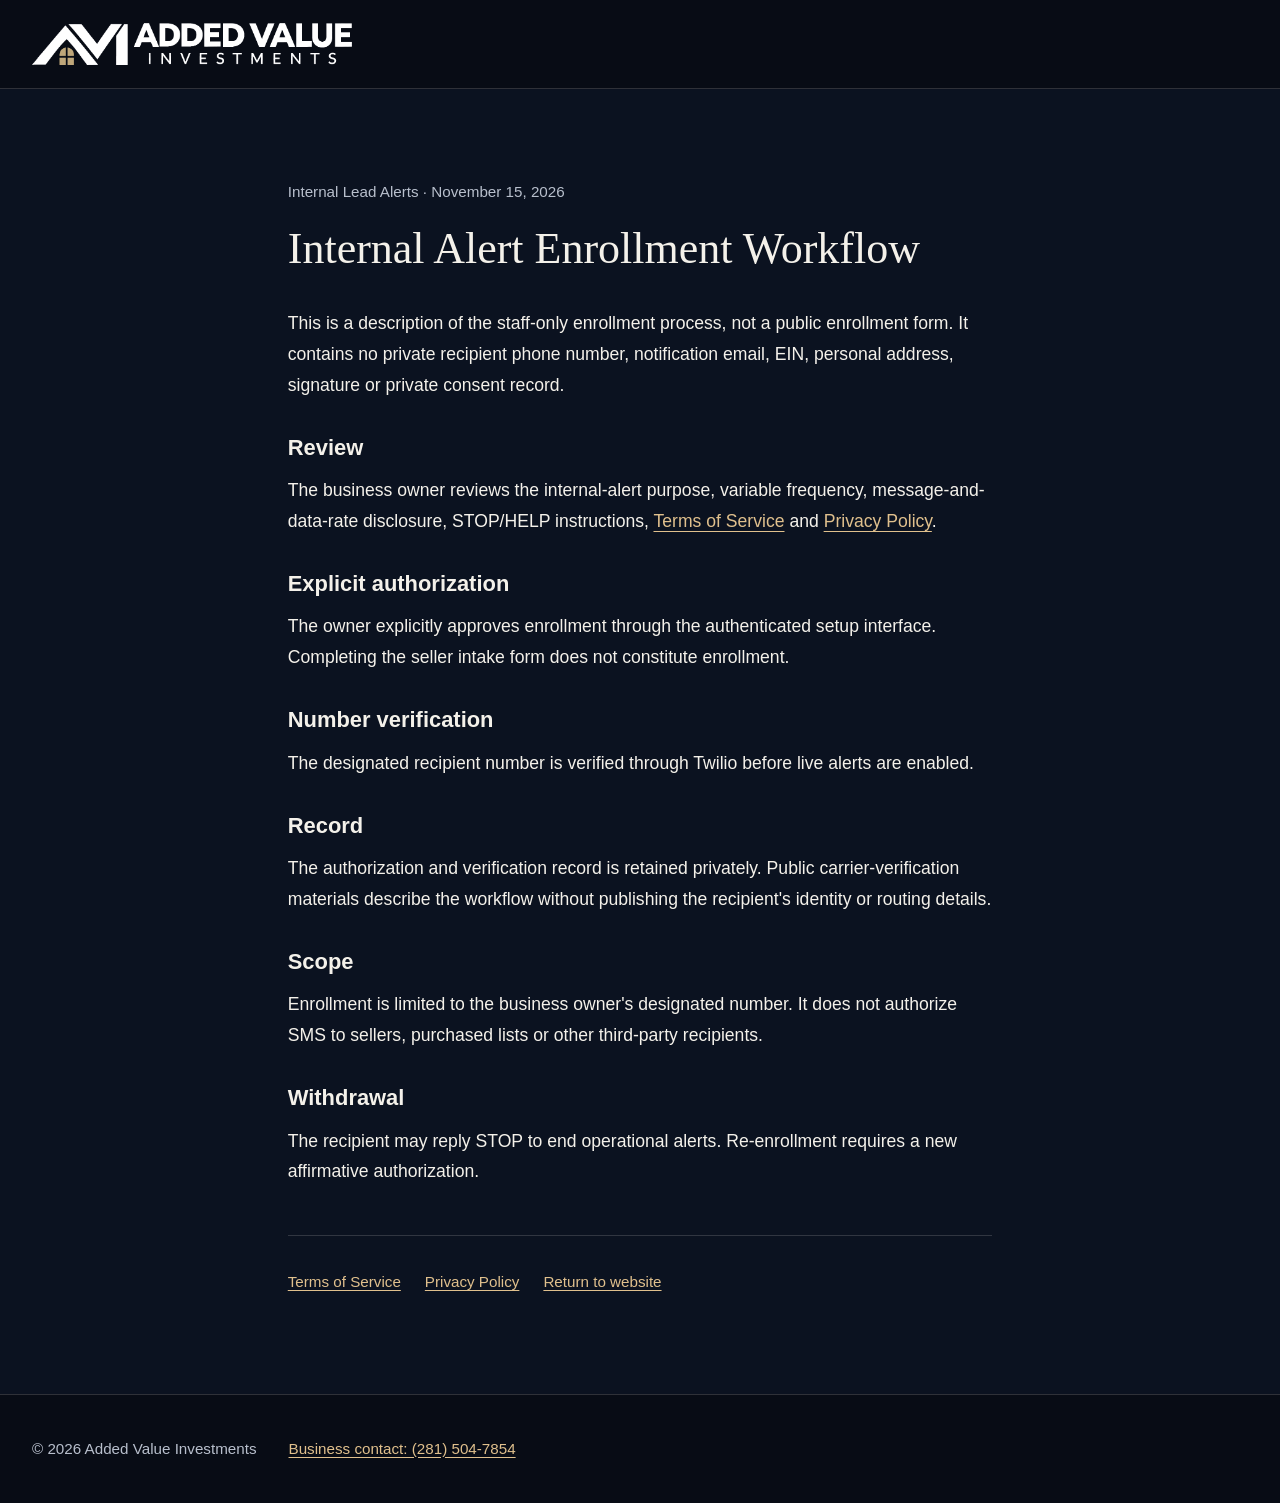
<file: internal-alert-enrollment.html>
<!doctype html>
<html lang="en">
<head>
  <meta charset="utf-8">
  <meta name="viewport" content="width=device-width, initial-scale=1">
  <meta name="robots" content="noindex,follow">
  <title>Internal Alert Enrollment Workflow | Added Value Investments</title>
  <meta name="description" content="Staff-only enrollment workflow for Added Value Investments internal lead alerts. Public seller intake submissions do not enroll sellers in this SMS program.">
  <link rel="canonical" href="https://addedvaluehomebuyers.com/internal-alert-enrollment.html">
  <link rel="preconnect" href="https://api.fontshare.com" crossorigin>
  <link href="https://api.fontshare.com/v2/css?f[]=general-sans@400,500,600&f[]=zodiak@500&display=swap" rel="stylesheet">
  <link rel="stylesheet" href="./sms-program.css">
</head>
<body>
  <a class="skip" href="#content">Skip to content</a>
  <header><div class="wrap"><a class="brand" href="./index.html" aria-label="Added Value Investments home"><img src="./assets/avi-logo.png" alt="Added Value Investments" width="520" height="67"></a></div></header>
  <main id="content" class="wrap"><article class="document">
    <p class="meta">Internal Lead Alerts · November 15, 2026</p>
    <h1>Internal Alert Enrollment Workflow</h1>
    <p>This is a description of the staff-only enrollment process, not a public enrollment form. It contains no private recipient phone number, notification email, EIN, personal address, signature or private consent record.</p>
    <h2>Review</h2>
    <p>The business owner reviews the internal-alert purpose, variable frequency, message-and-data-rate disclosure, STOP/HELP instructions, <a href="./sms-terms.html">Terms of Service</a> and <a href="./sms-privacy.html">Privacy Policy</a>.</p>
    <h2>Explicit authorization</h2>
    <p>The owner explicitly approves enrollment through the authenticated setup interface. Completing the seller intake form does not constitute enrollment.</p>
    <h2>Number verification</h2>
    <p>The designated recipient number is verified through Twilio before live alerts are enabled.</p>
    <h2>Record</h2>
    <p>The authorization and verification record is retained privately. Public carrier-verification materials describe the workflow without publishing the recipient's identity or routing details.</p>
    <h2>Scope</h2>
    <p>Enrollment is limited to the business owner's designated number. It does not authorize SMS to sellers, purchased lists or other third-party recipients.</p>
    <h2>Withdrawal</h2>
    <p>The recipient may reply STOP to end operational alerts. Re-enrollment requires a new affirmative authorization.</p>
    <nav class="program-nav" aria-label="SMS program documents"><a href="./sms-terms.html">Terms of Service</a><a href="./sms-privacy.html">Privacy Policy</a><a href="./index.html">Return to website</a></nav>
  </article></main>
  <footer><div class="wrap"><span>© 2026 Added Value Investments</span><a href="tel:2815047854">Business contact: (281) 504-7854</a></div></footer>
</body>
</html>
</file>
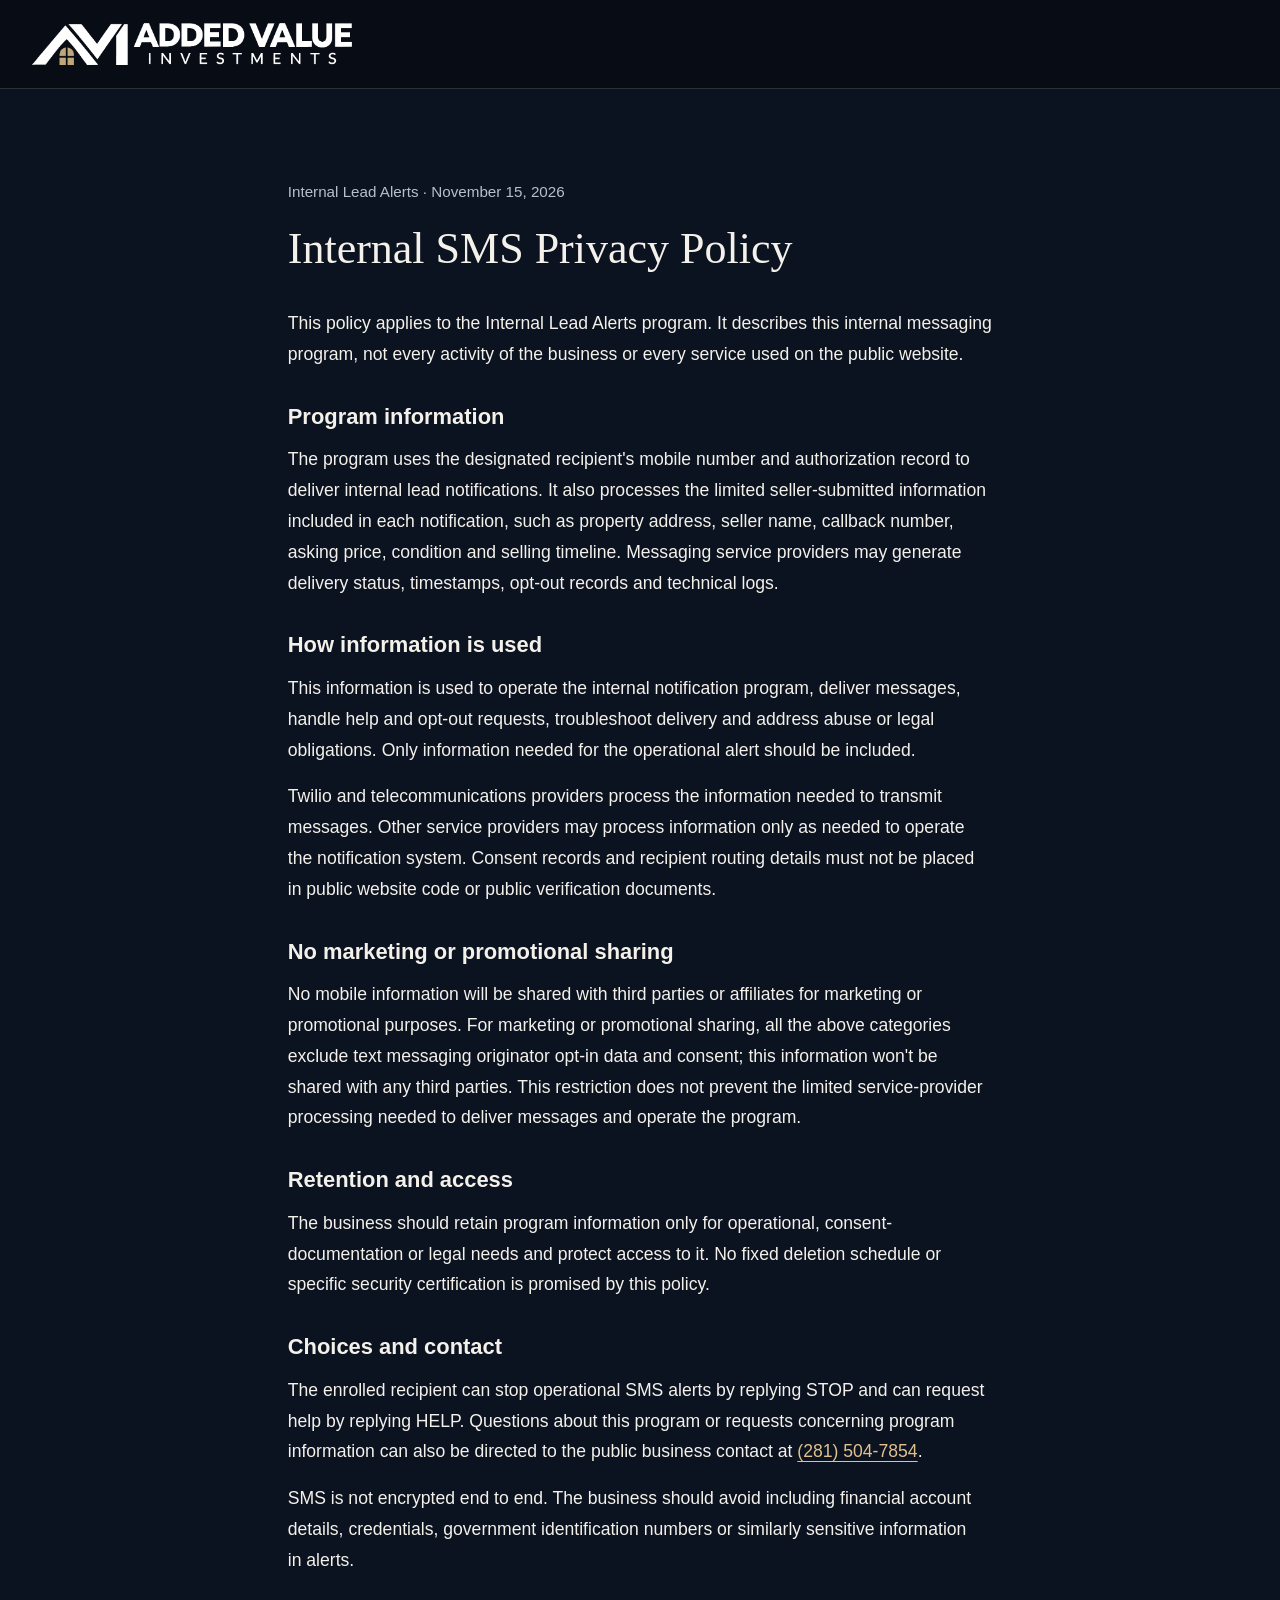
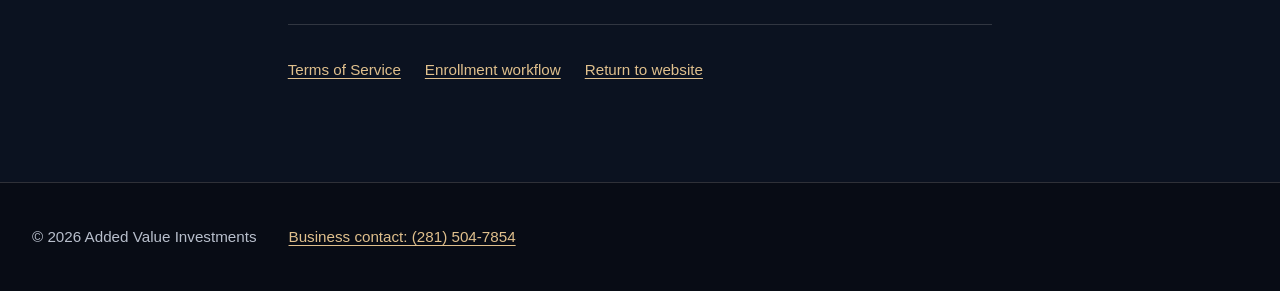
<file: sms-privacy.html>
<!doctype html>
<html lang="en">
<head>
  <meta charset="utf-8">
  <meta name="viewport" content="width=device-width, initial-scale=1">
  <meta name="robots" content="noindex,follow">
  <title>Internal SMS Privacy Policy | Added Value Investments</title>
  <meta name="description" content="Privacy policy for Added Value Investments internal lead alerts, covering limited notification data, service-provider processing, consent and support.">
  <link rel="canonical" href="https://addedvaluehomebuyers.com/sms-privacy.html">
  <link rel="preconnect" href="https://api.fontshare.com" crossorigin>
  <link href="https://api.fontshare.com/v2/css?f[]=general-sans@400,500,600&f[]=zodiak@500&display=swap" rel="stylesheet">
  <link rel="stylesheet" href="./sms-program.css">
</head>
<body>
  <a class="skip" href="#content">Skip to content</a>
  <header><div class="wrap"><a class="brand" href="./index.html" aria-label="Added Value Investments home"><img src="./assets/avi-logo.png" alt="Added Value Investments" width="520" height="67"></a></div></header>
  <main id="content" class="wrap"><article class="document">
    <p class="meta">Internal Lead Alerts · November 15, 2026</p>
    <h1>Internal SMS Privacy Policy</h1>
    <p>This policy applies to the Internal Lead Alerts program. It describes this internal messaging program, not every activity of the business or every service used on the public website.</p>
    <h2>Program information</h2>
    <p>The program uses the designated recipient's mobile number and authorization record to deliver internal lead notifications. It also processes the limited seller-submitted information included in each notification, such as property address, seller name, callback number, asking price, condition and selling timeline. Messaging service providers may generate delivery status, timestamps, opt-out records and technical logs.</p>
    <h2>How information is used</h2>
    <p>This information is used to operate the internal notification program, deliver messages, handle help and opt-out requests, troubleshoot delivery and address abuse or legal obligations. Only information needed for the operational alert should be included.</p>
    <p>Twilio and telecommunications providers process the information needed to transmit messages. Other service providers may process information only as needed to operate the notification system. Consent records and recipient routing details must not be placed in public website code or public verification documents.</p>
    <h2>No marketing or promotional sharing</h2>
    <p>No mobile information will be shared with third parties or affiliates for marketing or promotional purposes. For marketing or promotional sharing, all the above categories exclude text messaging originator opt-in data and consent; this information won't be shared with any third parties. This restriction does not prevent the limited service-provider processing needed to deliver messages and operate the program.</p>
    <h2>Retention and access</h2>
    <p>The business should retain program information only for operational, consent-documentation or legal needs and protect access to it. No fixed deletion schedule or specific security certification is promised by this policy.</p>
    <h2>Choices and contact</h2>
    <p>The enrolled recipient can stop operational SMS alerts by replying STOP and can request help by replying HELP. Questions about this program or requests concerning program information can also be directed to the public business contact at <a href="tel:2815047854">(281) 504-7854</a>.</p>
    <p>SMS is not encrypted end to end. The business should avoid including financial account details, credentials, government identification numbers or similarly sensitive information in alerts.</p>
    <nav class="program-nav" aria-label="SMS program documents"><a href="./sms-terms.html">Terms of Service</a><a href="./internal-alert-enrollment.html">Enrollment workflow</a><a href="./index.html">Return to website</a></nav>
  </article></main>
  <footer><div class="wrap"><span>© 2026 Added Value Investments</span><a href="tel:2815047854">Business contact: (281) 504-7854</a></div></footer>
</body>
</html>
</file>
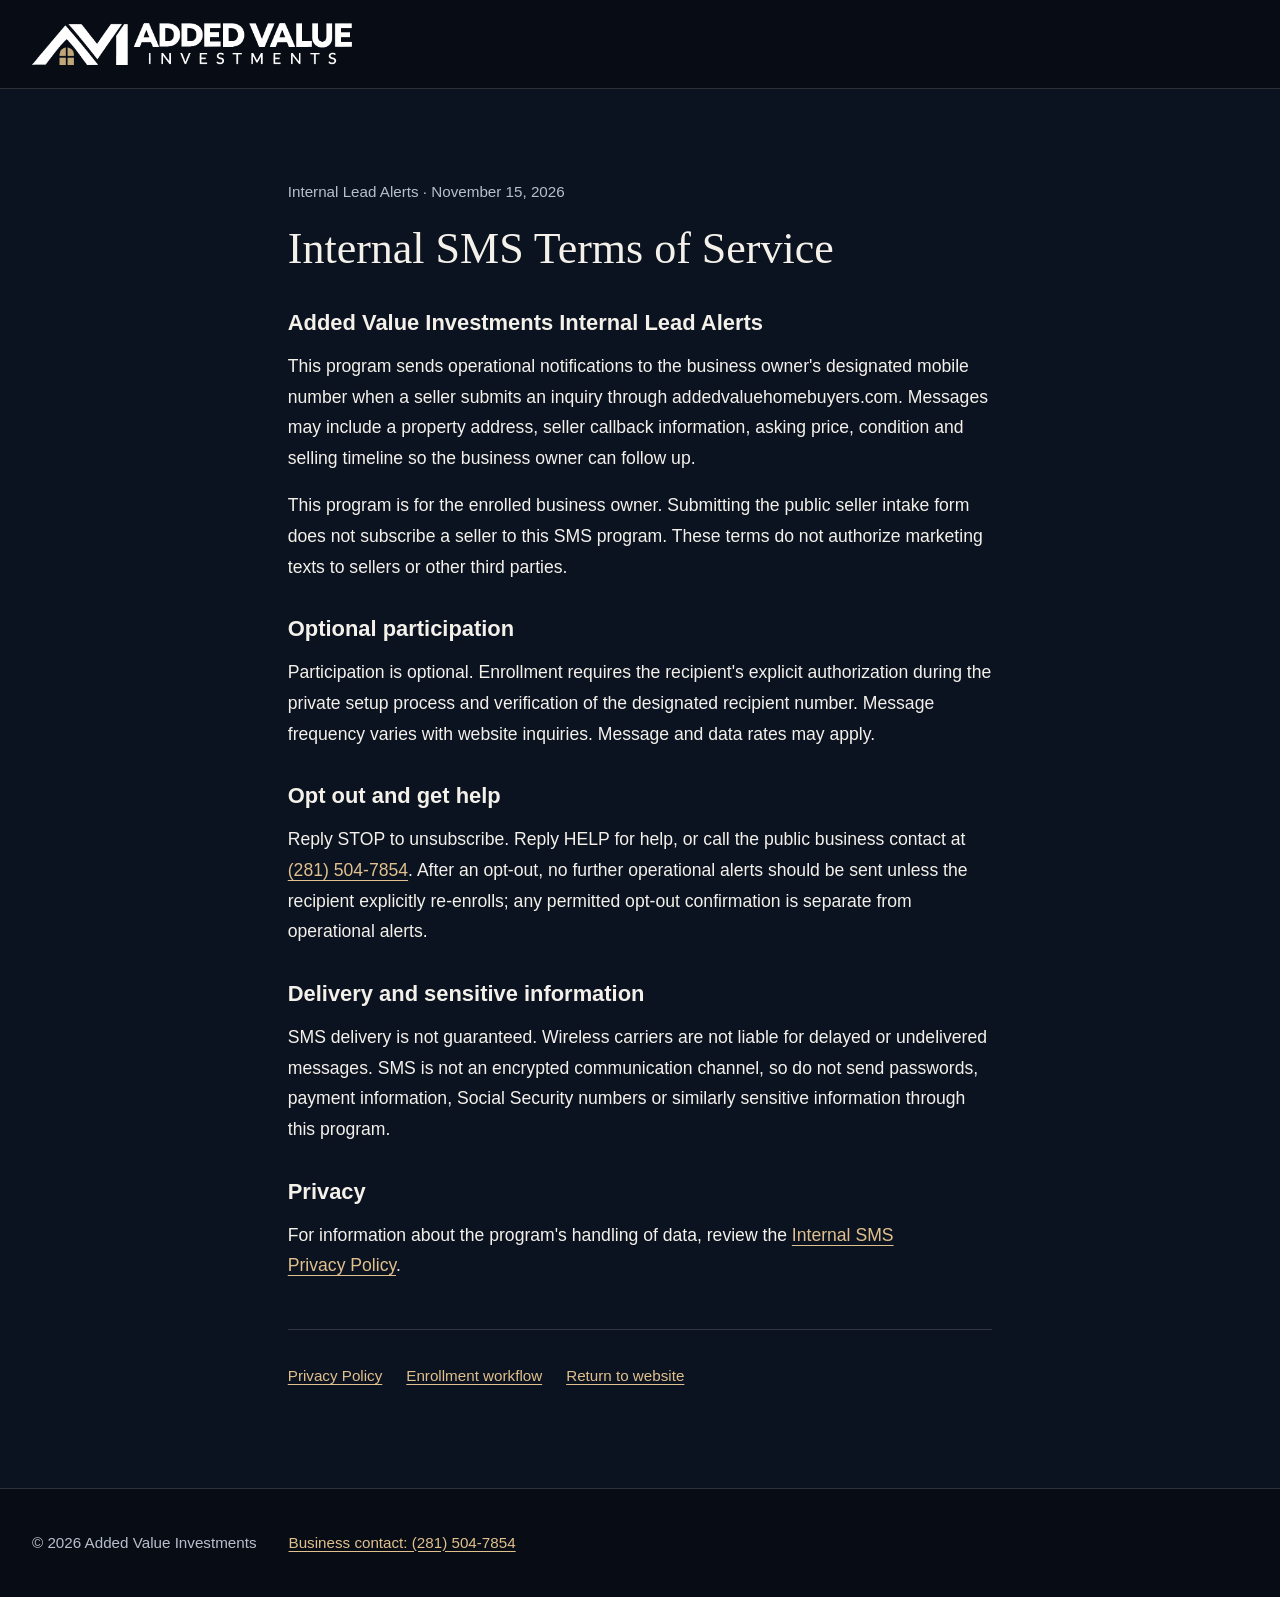
<file: sms-terms.html>
<!doctype html>
<html lang="en">
<head>
  <meta charset="utf-8">
  <meta name="viewport" content="width=device-width, initial-scale=1">
  <meta name="robots" content="noindex,follow">
  <title>Internal SMS Terms of Service | Added Value Investments</title>
  <meta name="description" content="Terms for Added Value Investments internal lead alerts, including recipient authorization, message frequency, opt-out instructions and support.">
  <link rel="canonical" href="https://addedvaluehomebuyers.com/sms-terms.html">
  <link rel="preconnect" href="https://api.fontshare.com" crossorigin>
  <link href="https://api.fontshare.com/v2/css?f[]=general-sans@400,500,600&f[]=zodiak@500&display=swap" rel="stylesheet">
  <link rel="stylesheet" href="./sms-program.css">
</head>
<body>
  <a class="skip" href="#content">Skip to content</a>
  <header><div class="wrap"><a class="brand" href="./index.html" aria-label="Added Value Investments home"><img src="./assets/avi-logo.png" alt="Added Value Investments" width="520" height="67"></a></div></header>
  <main id="content" class="wrap"><article class="document">
    <p class="meta">Internal Lead Alerts · November 15, 2026</p>
    <h1>Internal SMS Terms of Service</h1>
    <h2>Added Value Investments Internal Lead Alerts</h2>
    <p>This program sends operational notifications to the business owner's designated mobile number when a seller submits an inquiry through addedvaluehomebuyers.com. Messages may include a property address, seller callback information, asking price, condition and selling timeline so the business owner can follow up.</p>
    <p>This program is for the enrolled business owner. Submitting the public seller intake form does not subscribe a seller to this SMS program. These terms do not authorize marketing texts to sellers or other third parties.</p>
    <h2>Optional participation</h2>
    <p>Participation is optional. Enrollment requires the recipient's explicit authorization during the private setup process and verification of the designated recipient number. Message frequency varies with website inquiries. Message and data rates may apply.</p>
    <h2>Opt out and get help</h2>
    <p>Reply STOP to unsubscribe. Reply HELP for help, or call the public business contact at <a href="tel:2815047854">(281) 504-7854</a>. After an opt-out, no further operational alerts should be sent unless the recipient explicitly re-enrolls; any permitted opt-out confirmation is separate from operational alerts.</p>
    <h2>Delivery and sensitive information</h2>
    <p>SMS delivery is not guaranteed. Wireless carriers are not liable for delayed or undelivered messages. SMS is not an encrypted communication channel, so do not send passwords, payment information, Social Security numbers or similarly sensitive information through this program.</p>
    <h2>Privacy</h2>
    <p>For information about the program's handling of data, review the <a href="./sms-privacy.html">Internal SMS Privacy Policy</a>.</p>
    <nav class="program-nav" aria-label="SMS program documents"><a href="./sms-privacy.html">Privacy Policy</a><a href="./internal-alert-enrollment.html">Enrollment workflow</a><a href="./index.html">Return to website</a></nav>
  </article></main>
  <footer><div class="wrap"><span>© 2026 Added Value Investments</span><a href="tel:2815047854">Business contact: (281) 504-7854</a></div></footer>
</body>
</html>
</file>
<file: sms-program.css>
:root {
  --color-bg: #0b1220;
  --color-surface: #080c15;
  --color-text: #f4f1ea;
  --color-muted: #b8bfcc;
  --color-primary: #e0c08d;
  --color-divider: rgba(244, 241, 234, .16);
  --font-body: 'General Sans', 'Segoe UI', sans-serif;
  --font-display: 'Zodiak', Georgia, serif;
  --text-sm: clamp(.875rem, .84rem + .15vw, .95rem);
  --text-base: clamp(1rem, .96rem + .2vw, 1.1rem);
  --text-lg: clamp(1.125rem, 1.05rem + .4vw, 1.4rem);
  --text-xl: clamp(1.75rem, 1.2rem + 2vw, 2.75rem);
  --space-1: .25rem;
  --space-2: .5rem;
  --space-3: .75rem;
  --space-4: 1rem;
  --space-6: 1.5rem;
  --space-8: 2rem;
  --space-12: 3rem;
  --space-16: 4rem;
  --space-24: 6rem;
}
*, *::before, *::after { box-sizing: border-box; margin: 0; padding: 0; }
html { -webkit-text-size-adjust: 100%; text-size-adjust: 100%; scroll-padding-top: var(--space-8); }
body { min-height: 100dvh; font: var(--text-base)/1.75 var(--font-body); color: var(--color-text); background: var(--color-bg); }
img { display: block; max-width: 100%; height: auto; }
a { color: var(--color-primary); text-underline-offset: .2em; overflow-wrap: anywhere; transition: color 180ms ease; }
a:hover, a:active { color: var(--color-text); }
:focus-visible { outline: 2px solid var(--color-primary); outline-offset: 4px; }
.skip { position: absolute; left: -10000px; top: var(--space-4); padding: var(--space-3); background: var(--color-surface); }
.skip:focus { left: var(--space-4); z-index: 2; }
.wrap { width: min(100% - var(--space-8), 76rem); margin-inline: auto; }
header { background: var(--color-surface); border-bottom: 1px solid var(--color-divider); }
.brand { display: inline-flex; align-items: center; min-height: 88px; padding-block: var(--space-4); }
.brand img { width: min(70vw, 20rem); }
.document { max-width: 72ch; margin-inline: auto; padding-block: clamp(var(--space-12), 7vw, var(--space-24)); }
.meta { color: var(--color-muted); font-size: var(--text-sm); margin-bottom: var(--space-4); }
h1 { font: 500 var(--text-xl)/1.25 var(--font-display); text-wrap: balance; margin-bottom: var(--space-8); }
h2 { font: 600 var(--text-lg)/1.4 var(--font-body); margin-top: var(--space-8); margin-bottom: var(--space-3); text-wrap: balance; }
p, li { text-wrap: pretty; overflow-wrap: anywhere; }
p + p { margin-top: var(--space-4); }
ul { padding-left: var(--space-6); }
li + li { margin-top: var(--space-4); }
.program-nav { display: flex; flex-wrap: wrap; gap: var(--space-2) var(--space-6); border-top: 1px solid var(--color-divider); margin-top: var(--space-12); padding-top: var(--space-6); }
.program-nav a, footer a { display: inline-flex; align-items: center; min-height: 44px; font-size: var(--text-sm); }
footer { background: var(--color-surface); border-top: 1px solid var(--color-divider); padding-block: var(--space-8); color: var(--color-muted); font-size: var(--text-sm); }
footer .wrap { display: flex; flex-wrap: wrap; align-items: center; gap: var(--space-4) var(--space-8); }
@media (prefers-reduced-motion: reduce) { *, *::before, *::after { scroll-behavior: auto !important; transition-duration: .01ms !important; } }
</file>
